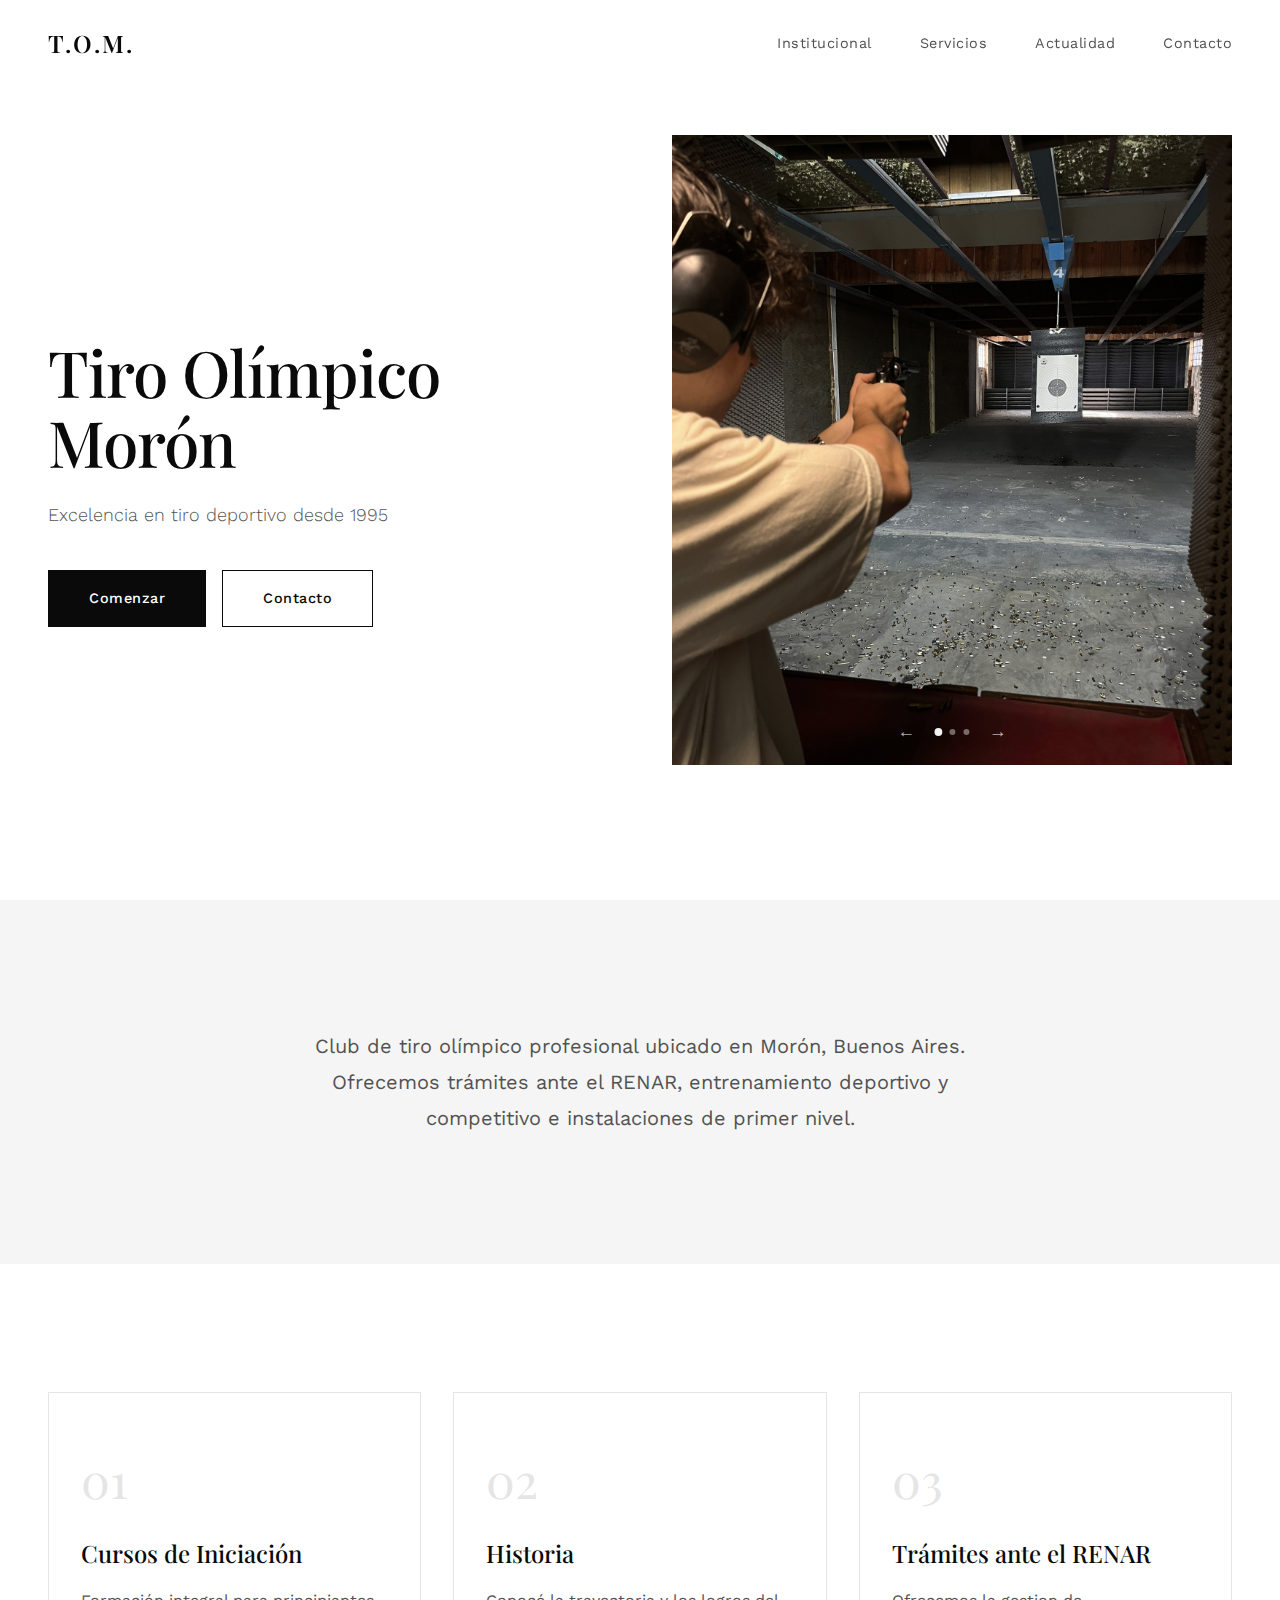
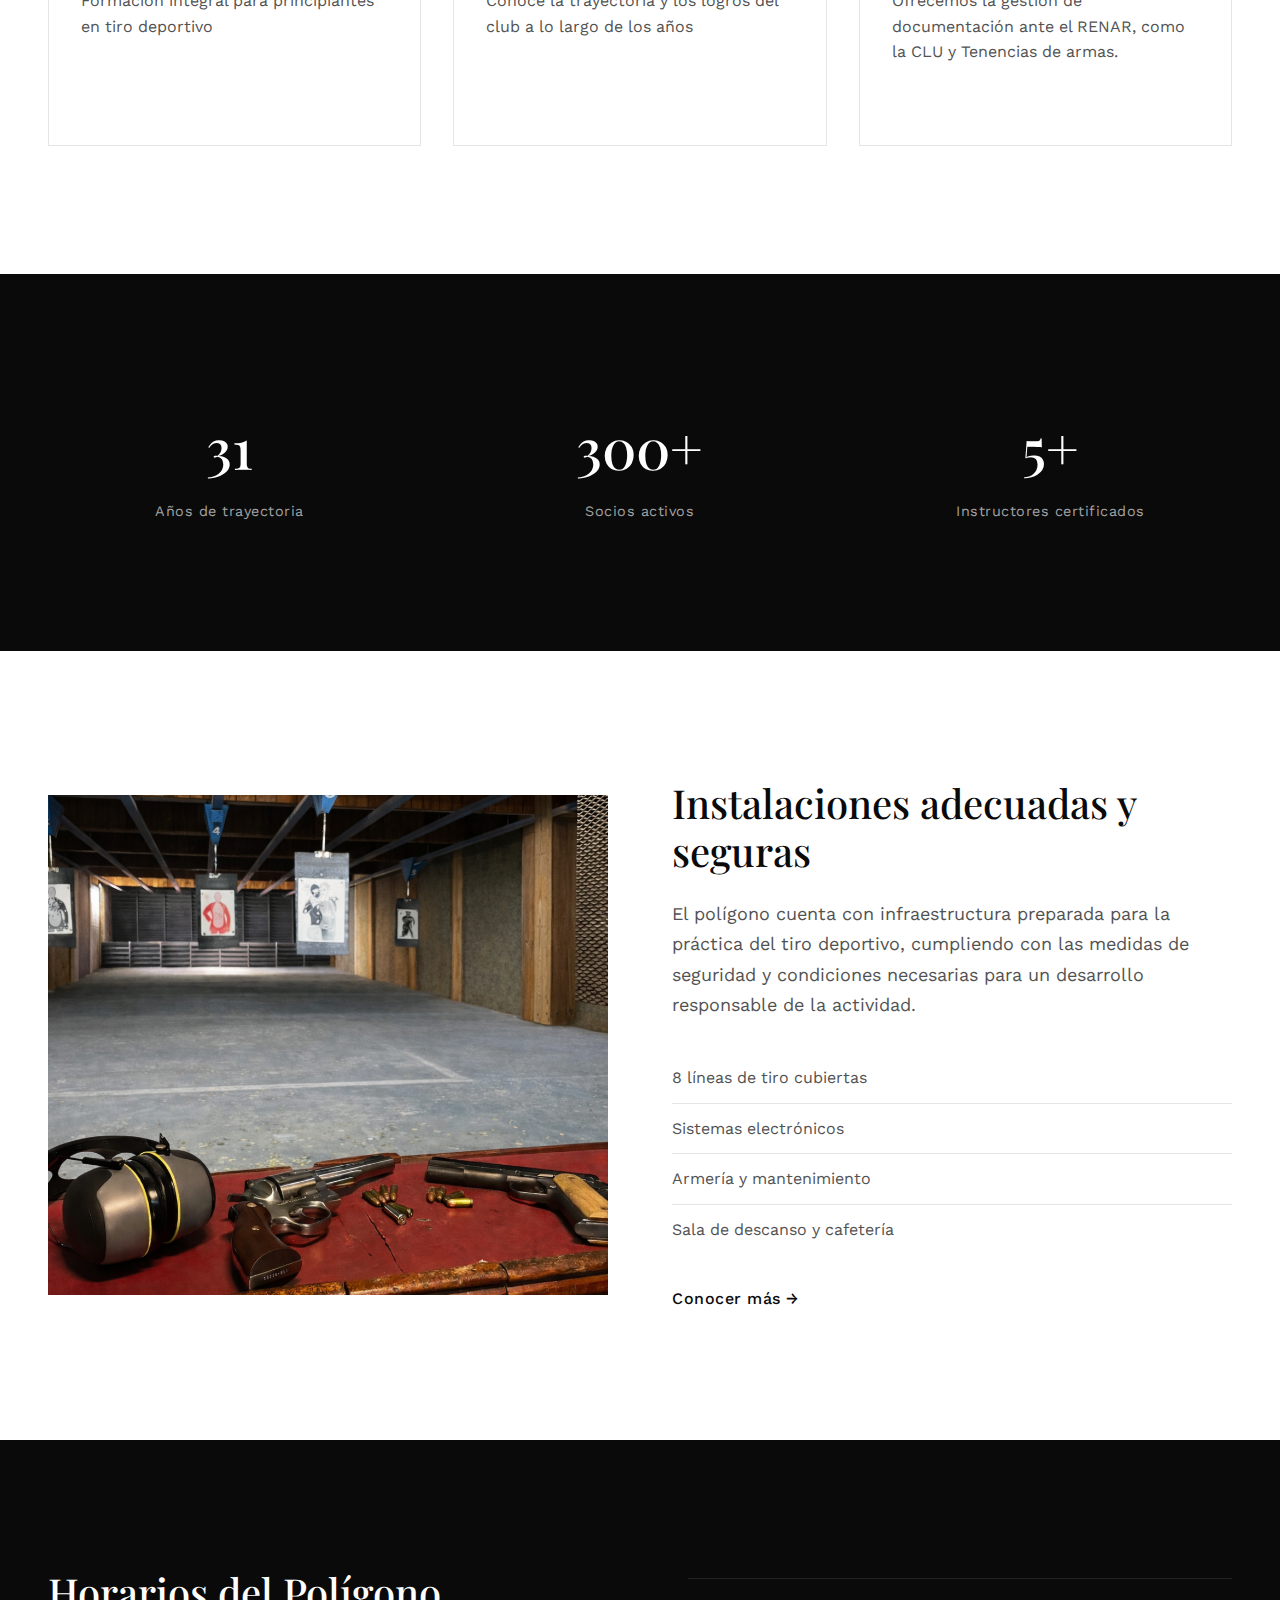
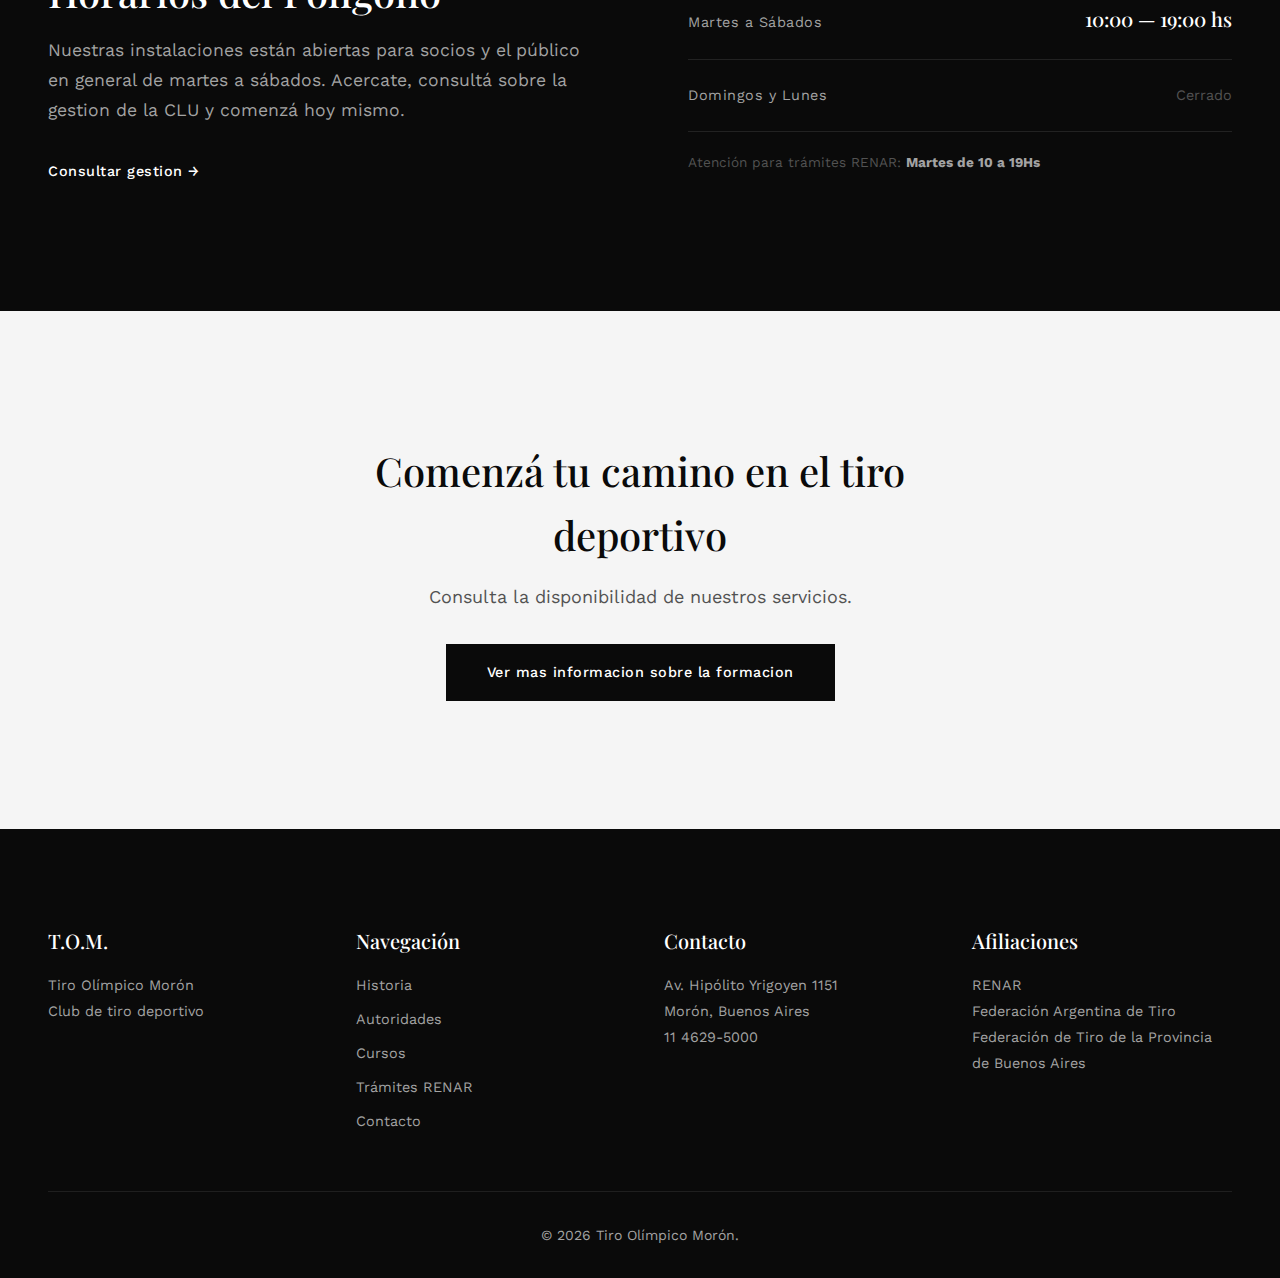
<file: tiromoron/index.html>
<!DOCTYPE html>
<html lang="es">
<head>
    <meta charset="UTF-8">
    <meta name="viewport" content="width=device-width, initial-scale=1.0, viewport-fit=cover">
    <meta http-equiv="X-UA-Compatible" content="IE=edge">

    <!-- SEO Principal -->
    <title>Tiro Olímpico Morón | Club de Tiro Deportivo – T.O.M.</title>
    <meta name="description" content="Tiro Olímpico Morón (T.O.M.) – Club de tiro deportivo en Morón, Buenos Aires. Cursos de iniciación, trámites ante el RENAR, polígono homologado e instructores certificados. ¡Inscribite hoy!">
    <meta name="keywords" content="tiro olímpico Morón, club de tiro Morón, polígono de tiro Morón, poligono de tiro, tiro practico, curso de tiro Buenos Aires, tiro deportivo GBA, RENAR, renar, trámites RENAR Morón, habilitación RENAR Buenos Aires, TOM Morón tiro">
    <meta name="author" content="Tiro Olímpico Morón">
    <meta name="robots" content="index, follow, max-image-preview:large, max-snippet:-1, max-video-preview:-1">
    <link rel="canonical" href="https://www.tiromoron.com.ar/">

    <!-- Open Graph -->
    <meta property="og:type" content="website">
    <meta property="og:url" content="https://www.tiromoron.com.ar/">
    <meta property="og:title" content="Tiro Olímpico Morón | Club de Tiro Deportivo en Buenos Aires">
    <meta property="og:description" content="Club profesional de tiro deportivo en Morón, Buenos Aires. Cursos, trámites ante el RENAR, polígono homologado e instructores certificados.">
    <meta property="og:image" content="https://www.tiromoron.com.ar/og-image.jpg">
    <meta property="og:locale" content="es_AR">
    <meta property="og:site_name" content="Tiro Olímpico Morón">

    <!-- Twitter Card -->
    <meta name="twitter:card" content="summary_large_image">
    <meta name="twitter:title" content="Tiro Olímpico Morón | Club de Tiro Deportivo">
    <meta name="twitter:description" content="Club profesional de tiro deportivo en Morón, Buenos Aires. Cursos, trámites ante el RENAR e instalaciones de primer nivel.">
    <meta name="twitter:image" content="https://www.tiromoron.com.ar/og-image.jpg">

    <!-- Schema.org JSON-LD -->
    <script type="application/ld+json">
    {
      "@context": "https://schema.org",
      "@type": ["SportsClub", "LocalBusiness"],
      "name": "Tiro Olímpico Morón",
      "alternateName": "T.O.M.",
      "description": "Club de tiro deportivo profesional en Morón, Buenos Aires. Cursos de iniciación, trámites ante el RENAR.",
      "url": "https://www.tiromoron.com.ar",
      "telephone": "+54-11-4629-5000",
      "address": {
        "@type": "PostalAddress",
        "streetAddress": "Av. Hipólito Yrigoyen 1151",
        "addressLocality": "Morón",
        "addressRegion": "Buenos Aires",
        "addressCountry": "AR"
      },
      "geo": {
        "@type": "GeoCoordinates",
        "latitude": -34.6537,
        "longitude": -58.6179
      },
      "openingHours": "Mo-Sa 09:00-20:00",
      "sport": "Tiro Deportivo",
      "memberOf": [
        { "@type": "SportsOrganization", "name": "Federación Argentina de Tiro" },
        { "@type": "SportsOrganization", "name": "RENAR" }
      ]
    }
    </script>

    <link rel="preconnect" href="https://fonts.googleapis.com">
    <link rel="preconnect" href="https://fonts.gstatic.com" crossorigin>
    <link href="https://fonts.googleapis.com/css2?family=Playfair+Display:wght@400;500;600;700&family=Work+Sans:wght@300;400;500;600&display=swap" rel="stylesheet">
    <link rel="stylesheet" href="styles.css">
</head>
<body>

    <!-- Navbar -->
    <nav id="navbar" class="navbar" role="navigation" aria-label="Menú principal">
        <div class="navbar-container">
            <a href="index.html" class="navbar-brand" aria-label="Tiro Olímpico Morón – Inicio">T.O.M.</a>
            <button class="menu-toggle" id="menuToggle" aria-label="Abrir menú" aria-expanded="false">
                <span></span>
                <span></span>
            </button>
            <ul class="nav-menu" id="navMenu">
                <li class="nav-item has-submenu">
                    <a href="#" class="nav-link">Institucional</a>
                    <ul class="submenu">
                        <li><a href="historia.html">Historia</a></li>
                        <li><a href="autoridades.html">Autoridades</a></li>
                        <li><a href="convenios.html">Convenios</a></li>
                    </ul>
                </li>
                <li class="nav-item has-submenu">
                    <a href="#" class="nav-link">Servicios</a>
                    <ul class="submenu">
                        <li><a href="cursos.html">Cursos de Iniciación</a></li>
                        <li><a href="tramites-renar.html">Gestion ante RENAR</a></li>
                    </ul>
                </li>
                <li class="nav-item has-submenu">
                    <a href="actualidad.html" class="nav-link">Actualidad</a>
                </li>
                <li class="nav-item">
                    <a href="contacto.html" class="nav-link">Contacto</a>
                </li>
            </ul>
        </div>
    </nav>

    <!-- Hero -->
    <section class="hero">
        <div class="hero-content">
            <h1 class="hero-title">Tiro Olímpico Morón</h1>
            <p class="hero-subtitle">Excelencia en tiro deportivo desde 1995</p>
            <div class="hero-cta">
                <a href="cursos.html" class="btn-primary">Comenzar</a>
                <a href="contacto.html" class="btn-secondary">Contacto</a>
            </div>
        </div>
        <div class="hero-image">
            <div class="hero-slideshow" id="heroSlideshow">
                <div class="slide active">
                    <img src="assets/IMG_3449.JPEG"
                         alt="Polígono de tiro deportivo Tiro Olímpico Morón"
                         loading="eager" fetchpriority="high">
                </div>
                <div class="slide">
                    <img src="assets/IMG_3482.JPEG"
                         alt="Instalaciones Tiro Olímpico Morón"
                         loading="lazy">
                </div>
                <div class="slide">
                    <img src="assets/IMG_3458.JPEG"
                         alt="Club de tiro Morón"
                         loading="lazy">
                </div>
            </div>
            <div class="slideshow-controls">
                <button class="slide-prev" id="slidePrev" aria-label="Foto anterior">&#8592;</button>
                <div class="slide-dots" id="slideDots">
                    <button class="dot active" aria-label="Foto 1"></button>
                    <button class="dot" aria-label="Foto 2"></button>
                    <button class="dot" aria-label="Foto 3"></button>
                </div>
                <button class="slide-next" id="slideNext" aria-label="Foto siguiente">&#8594;</button>
            </div>
        </div>
    </section>

    <!-- Intro -->
    <section class="intro">
        <div class="container-narrow">
            <p class="intro-text">Club de tiro olímpico profesional ubicado en Morón, Buenos Aires. Ofrecemos trámites ante el RENAR, entrenamiento deportivo y competitivo e instalaciones de primer nivel.</p>
        </div>
    </section>

    <!-- Services Grid -->
    <section class="services-home">
        <div class="container">
            <div class="services-grid">
                <a href="cursos.html" class="service-card">
                    <div class="service-number">01</div>
                    <h3>Cursos de Iniciación</h3>
                    <p>Formación integral para principiantes en tiro deportivo</p>
                    <span class="service-arrow">→</span>
                </a>
                <a href="historia.html" class="service-card">
                    <div class="service-number">02</div>
                    <h3>Historia</h3>
                    <p>Conocé la trayectoria y los logros del club a lo largo de los años</p>
                    <span class="service-arrow">→</span>
                </a>
                <a href="tramites-renar.html" class="service-card">
                    <div class="service-number">03</div>
                    <h3>Trámites ante el RENAR</h3>
                    <p>Ofrecemos la gestion de documentación ante el RENAR, como la CLU y Tenencias de armas.</p>
                    <span class="service-arrow">→</span>
                </a>
            </div>
        </div>
    </section>

    <!-- Stats -->
    <section class="stats">
        <div class="container">
            <div class="stats-grid stats-grid-3">
                <div class="stat-item">
                    <div class="stat-number">31</div>
                    <div class="stat-label">Años de trayectoria</div>
                </div>
                <div class="stat-item">
                    <div class="stat-number">300+</div>
                    <div class="stat-label">Socios activos</div>
                </div>
                <div class="stat-item">
                    <div class="stat-number">5+</div>
                    <div class="stat-label">Instructores certificados</div>
                </div>
            </div>
        </div>
    </section>

    <!-- Featured -->
    <section class="featured">
        <div class="container">
            <div class="featured-content">
                <div class="featured-image">
                    <img src="assets/foto1.png"
                         alt="Instalaciones del polígono de tiro Tiro Olímpico Morón" loading="lazy">
                </div>
                <div class="featured-text">
                    <h2>Instalaciones adecuadas y seguras</h2>
                    <p>El polígono cuenta con infraestructura preparada para la práctica del tiro deportivo, cumpliendo con las medidas de seguridad y condiciones necesarias para un desarrollo responsable de la actividad.</p>
                    <ul class="feature-list">
                        <li>8 líneas de tiro cubiertas</li>
                        <li>Sistemas electrónicos</li>
                        <li>Armería y mantenimiento</li>
                        <li>Sala de descanso y cafetería</li>
                    </ul>
                    <a href="historia.html" class="link-arrow">Conocer más →</a>
                </div>
            </div>
        </div>
    </section>

    <!-- Horarios -->
    <section class="horarios-section">
        <div class="container">
            <div class="horarios-content">
                <div class="horarios-text">
                    <h2>Horarios del Polígono</h2>
                    <p>Nuestras instalaciones están abiertas para socios y el público en general de martes a sábados. Acercate, consultá sobre la gestion de la CLU y comenzá hoy mismo.</p>
                    <a href="contacto.html" class="link-arrow">Consultar gestion →</a>
                </div>
                <div class="horarios-dias">
                    <div class="dia-item">
                        <span class="dia-nombre">Martes a Sábados</span>
                        <span class="dia-hora">10:00 — 19:00 hs</span>
                    </div>
                    <div class="dia-item dia-cerrado">
                        <span class="dia-nombre">Domingos y Lunes</span>
                        <span class="dia-hora">Cerrado</span>
                    </div>
                    <div class="horarios-nota">
                        <p>Atención para trámites RENAR: <strong>Martes de 10 a 19Hs</strong></p>
                    </div>
                </div>
            </div>
        </div>
    </section>

    <!-- CTA -->
    <section class="cta-section">
        <div class="container-narrow">
            <h2>Comenzá tu camino en el tiro deportivo</h2>
            <p>Consulta la disponibilidad de nuestros servicios.</p>
            <a href="cursos.html" class="btn-primary">Ver mas informacion sobre la formacion</a>
        </div>
    </section>

    <!-- Footer -->
    <footer class="footer">
        <div class="container">
            <div class="footer-grid">
                <div class="footer-col">
                    <h4>T.O.M.</h4>
                    <p>Tiro Olímpico Morón<br>Club de tiro deportivo</p>
                </div>
                <div class="footer-col">
                    <h4>Navegación</h4>
                    <ul>
                        <li><a href="historia.html">Historia</a></li>
                        <li><a href="autoridades.html">Autoridades</a></li>
                        <li><a href="cursos.html">Cursos</a></li>
                        <li><a href="tramites-renar.html">Trámites RENAR</a></li>
                        <li><a href="contacto.html">Contacto</a></li>
                    </ul>
                </div>
                <div class="footer-col">
                    <h4>Contacto</h4>
                    <p>Av. Hipólito Yrigoyen 1151<br>Morón, Buenos Aires<br>11 4629-5000</p>
                </div>
                <div class="footer-col">
                    <h4>Afiliaciones</h4>
                    <p>RENAR<br>Federación Argentina de Tiro<br>Federación de Tiro de la Provincia de Buenos Aires</p>
                </div>
            </div>
            <div class="footer-bottom">
                <p>&copy; 2026 Tiro Olímpico Morón.</p>
            </div>
        </div>
    </footer>

    <script src="scripts.js" defer></script>
</body>
</html>
</file>
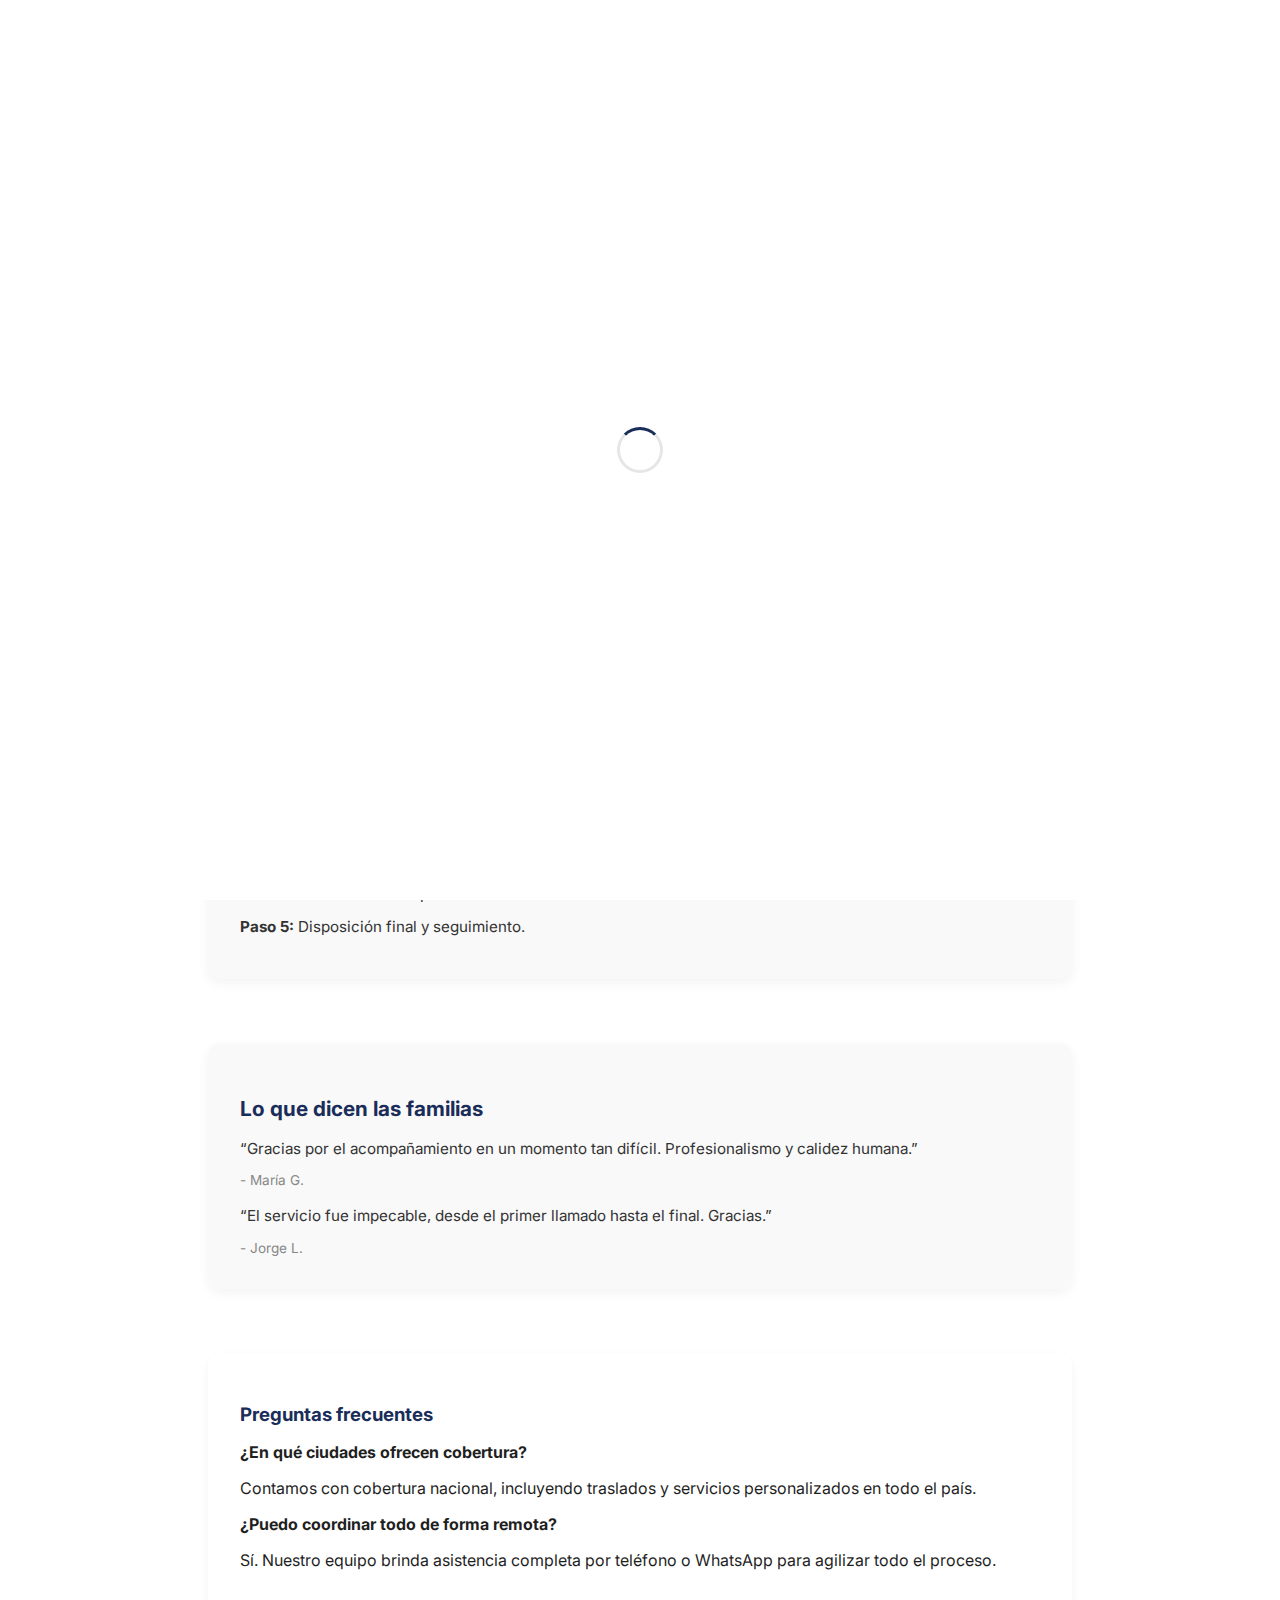
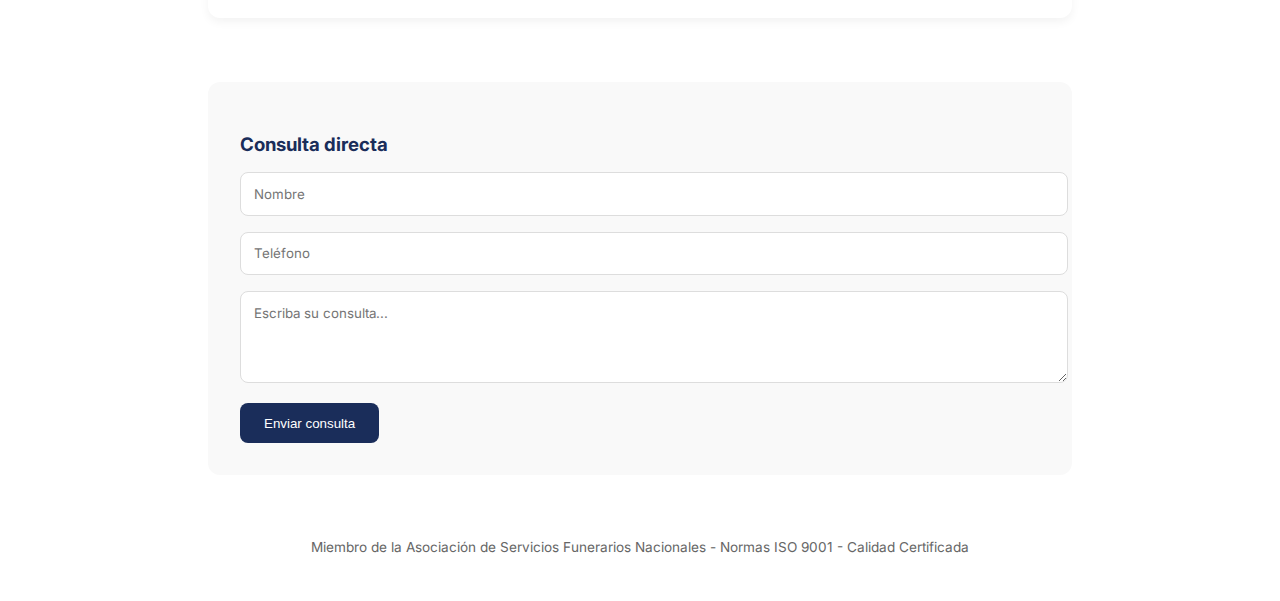
<file: añadir.html>
<!DOCTYPE html>
<html lang="es">
<head>
  <meta charset="UTF-8" />
  <meta name="viewport" content="width=device-width, initial-scale=1.0" />
  <meta name="description" content="Casa Racco ofrece servicios funerarios integrales con atención permanente y cobertura nacional. Profesionales al servicio de las familias, 24hs." />
  <title>Casa Racco</title>
  <link href="https://fonts.googleapis.com/css2?family=Inter:wght@400;600&display=swap" rel="stylesheet">
  <style>
    :root {
      --primary-color: #1a2d5a;
    }

    body {
      margin: 0;
      font-family: 'Inter', sans-serif;
      background-color: #fff;
      color: #1f1f1f;
    }

    .container {
      max-width: 1100px;
      margin: 0 auto;
      padding: 2rem;
    }

    .hero h1 {
      font-size: 3.2rem;
      text-decoration: underline;
      text-underline-offset: 10px;
      margin-bottom: 1rem;
      color: white;
      letter-spacing: 1px;
      text-shadow: 0 1px 4px rgba(0, 0, 0, 0.4);
      text-decoration-skip-ink: none;
    }

    .nationwide {
      background-color: var(--primary-color);
      color: white;
      padding: 2rem;
      border-radius: 12px;
      margin-top: 4rem;
      box-shadow: 0 6px 16px rgba(0, 0, 0, 0.08);
      max-width: 900px;
      margin-left: auto;
      margin-right: auto;
    }

    .nationwide h3 {
      font-size: 1.3rem;
      font-weight: 600;
      margin-bottom: 1rem;
      color: white;
    }

    .nationwide p {
      font-size: 1rem;
      line-height: 1.7;
      margin: 0;
      color: #f0f0f0;
    }

    .testimonials, .differentials, .timeline {
      max-width: 800px;
      margin: 4rem auto;
      padding: 2rem;
      background: #f9f9f9;
      border-radius: 12px;
      box-shadow: 0 4px 12px rgba(0,0,0,0.05);
      text-align: left;
    }

    .testimonials h3, .differentials h3, .timeline h3 {
      font-size: 1.3rem;
      color: var(--primary-color);
      margin-bottom: 1rem;
    }

    .testimonial-card p, .differential-item, .timeline-step {
      font-size: 0.95rem;
      line-height: 1.6;
      margin-bottom: 0.5rem;
      color: #333;
    }

    .testimonial-card span {
      font-size: 0.85rem;
      color: #888;
    }

    .faq {
      max-width: 800px;
      margin: 3rem auto;
      padding: 2rem;
      border-radius: 12px;
      background: #ffffff;
      box-shadow: 0 4px 10px rgba(0,0,0,0.05);
    }

    .faq h3 {
      color: var(--primary-color);
      margin-bottom: 1rem;
    }

    .faq-item {
      margin-bottom: 1rem;
    }

    .faq-item strong {
      display: block;
      margin-bottom: 0.4rem;
    }

    .contact-form {
      max-width: 800px;
      margin: 4rem auto;
      padding: 2rem;
      background: #f9f9f9;
      border-radius: 12px;
    }

    .contact-form h3 {
      color: var(--primary-color);
      margin-bottom: 1rem;
    }

    .contact-form input,
    .contact-form textarea {
      width: 100%;
      padding: 0.8rem;
      margin-bottom: 1rem;
      border: 1px solid #ddd;
      border-radius: 8px;
      font-family: inherit;
    }

    .contact-form button {
      background: var(--primary-color);
      color: white;
      border: none;
      padding: 0.8rem 1.5rem;
      border-radius: 8px;
      cursor: pointer;
    }

    .certifications {
      text-align: center;
      font-size: 0.85rem;
      color: #666;
      margin-top: 4rem;
    }

    /* Pantalla de carga */
    #loader {
      position: fixed;
      inset: 0;
      background-color: #fff;
      display: flex;
      justify-content: center;
      align-items: center;
      z-index: 9999;
      transition: opacity 0.6s ease;
    }

    .loader-ring {
      width: 40px;
      height: 40px;
      border: 3px solid #e6e6e6;
      border-top-color: var(--primary-color);
      border-radius: 50%;
      animation: spin 1.2s cubic-bezier(0.65, 0, 0.35, 1) infinite;
    }

    @keyframes spin {
      0% { transform: rotate(0deg); opacity: 0.7; }
      50% { opacity: 1; }
      100% { transform: rotate(360deg); opacity: 0.7; }
    }
  </style>
</head>
<body>
  <div id="loader">
    <div class="loader-ring"></div>
  </div>

  <div class="container">
    <section class="nationwide">
      <h3>Cobertura Nacional</h3>
      <p>Brindamos servicios funerarios integrales en todo el territorio nacional, acompañando a las familias con respeto y profesionalismo en cada etapa del proceso.</p>
    </section>

    <section class="differentials">
      <h3>¿Por qué elegirnos?</h3>
      <div class="differential-item">✓ Atención personalizada con asesoramiento humano</div>
      <div class="differential-item">✓ Cobertura nacional, traslados y repatriación</div>
      <div class="differential-item">✓ Instalaciones modernas y confortables</div>
      <div class="differential-item">✓ Ceremonias personalizadas</div>
      <div class="differential-item">✓ Más de 40 años de experiencia</div>
    </section>

    <section class="timeline">
      <h3>¿Cómo es el proceso?</h3>
      <div class="timeline-step"><strong>Paso 1:</strong> Primer contacto telefónico (24hs).</div>
      <div class="timeline-step"><strong>Paso 2:</strong> Documentación y asesoramiento.</div>
      <div class="timeline-step"><strong>Paso 3:</strong> Traslado y preparación.</div>
      <div class="timeline-step"><strong>Paso 4:</strong> Ceremonia o despedida.</div>
      <div class="timeline-step"><strong>Paso 5:</strong> Disposición final y seguimiento.</div>
    </section>

    <section class="testimonials">
      <h3>Lo que dicen las familias</h3>
      <div class="testimonial-card">
        <p>“Gracias por el acompañamiento en un momento tan difícil. Profesionalismo y calidez humana.”</p>
        <span>- María G.</span>
      </div>
      <div class="testimonial-card">
        <p>“El servicio fue impecable, desde el primer llamado hasta el final. Gracias.”</p>
        <span>- Jorge L.</span>
      </div>
    </section>

    <section class="faq">
      <h3>Preguntas frecuentes</h3>
      <div class="faq-item">
        <strong>¿En qué ciudades ofrecen cobertura?</strong>
        <p>Contamos con cobertura nacional, incluyendo traslados y servicios personalizados en todo el país.</p>
      </div>
      <div class="faq-item">
        <strong>¿Puedo coordinar todo de forma remota?</strong>
        <p>Sí. Nuestro equipo brinda asistencia completa por teléfono o WhatsApp para agilizar todo el proceso.</p>
      </div>
    </section>

    <section class="contact-form">
      <h3>Consulta directa</h3>
      <form action="mailto:info@casaracco.com" method="post" enctype="text/plain">
        <input type="text" name="nombre" placeholder="Nombre" required />
        <input type="tel" name="telefono" placeholder="Teléfono" required />
        <textarea name="consulta" rows="4" placeholder="Escriba su consulta..." required></textarea>
        <button type="submit">Enviar consulta</button>
      </form>
    </section>

    <footer class="certifications">
      <p>Miembro de la Asociación de Servicios Funerarios Nacionales - Normas ISO 9001 - Calidad Certificada</p>
    </footer>
  </div>

  <script>
    window.addEventListener('load', () => {
      const loader = document.getElementById('loader');
      setTimeout(() => {
        loader.style.opacity = '0';
        setTimeout(() => loader.remove(), 600);
      }, 1000); // 1 segundo
    });
  </script>
</body>
</html>
</file>
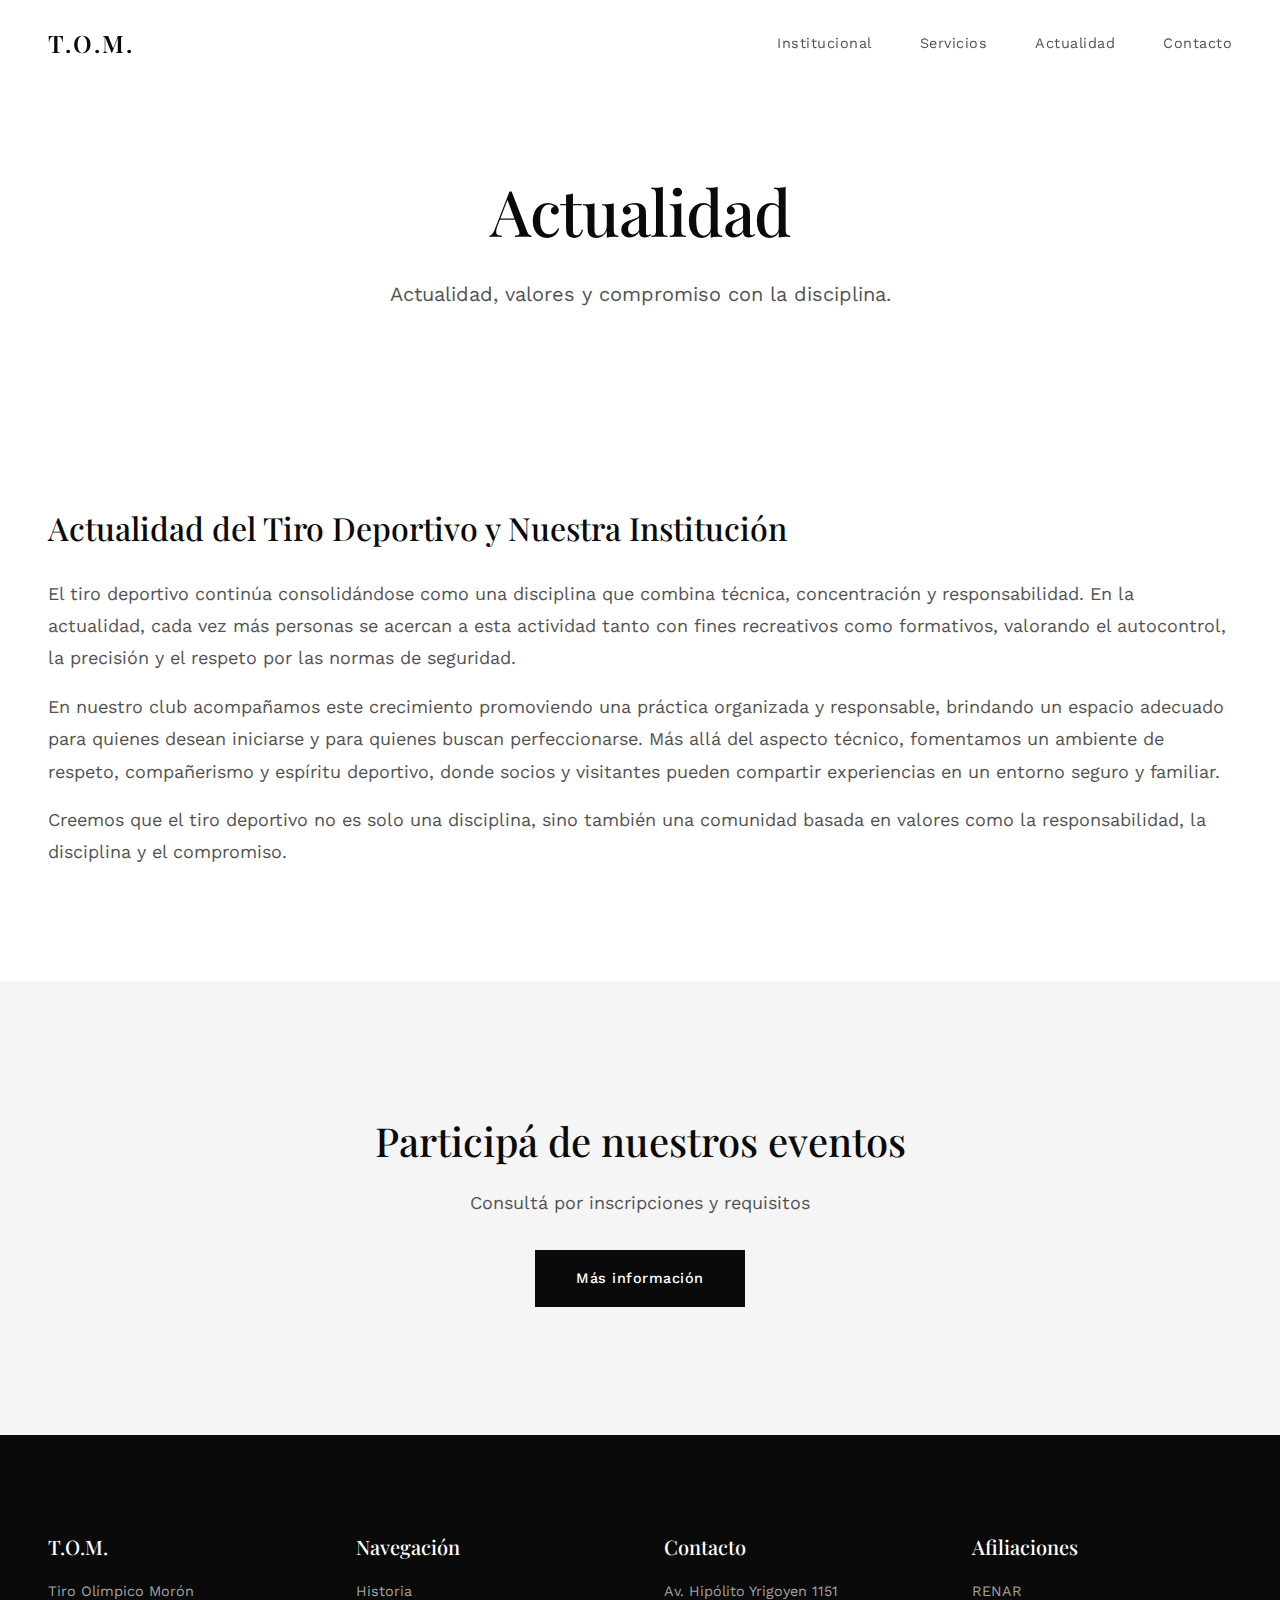
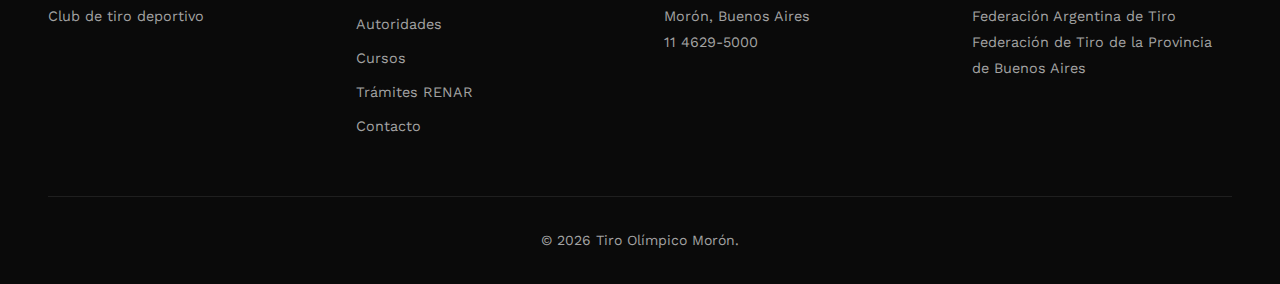
<file: tiromoron/actualidad.html>
<!DOCTYPE html>
<html lang="es">
<head>
    <meta charset="UTF-8">
    <meta name="viewport" content="width=device-width, initial-scale=1.0, viewport-fit=cover">
    <meta http-equiv="X-UA-Compatible" content="IE=edge">

    <!-- SEO Principal -->
    <title>Eventos y Torneos de Tiro en Morón | Tiro Olímpico Morón</title>
    <meta name="description" content="Agenda oficial de eventos, torneos y competencias del Tiro Olímpico Morón en Buenos Aires. Participá en actividades deportivas y mantenete al día con el calendario del club.">
    <meta name="keywords" content="eventos tiro Morón, torneos tiro deportivo Buenos Aires, competencias tiro GBA, calendario tiro Morón, campeonato tiro zona oeste">
    <meta name="author" content="Tiro Olímpico Morón">
    <meta name="robots" content="index, follow, max-image-preview:large, max-snippet:-1, max-video-preview:-1">
    <link rel="canonical" href="https://www.tiromoron.com.ar/eventos">

    <!-- Open Graph -->
    <meta property="og:type" content="website">
    <meta property="og:url" content="https://www.tiromoron.com.ar/eventos">
    <meta property="og:title" content="Eventos y Torneos | Tiro Olímpico Morón">
    <meta property="og:description" content="Consultá la agenda oficial de competencias y torneos del Tiro Olímpico Morón en Buenos Aires.">
    <meta property="og:image" content="https://www.tiromoron.com.ar/og-eventos.jpg">
    <meta property="og:locale" content="es_AR">
    <meta property="og:site_name" content="Tiro Olímpico Morón">

    <!-- Twitter Card -->
    <meta name="twitter:card" content="summary_large_image">
    <meta name="twitter:title" content="Eventos y Torneos de Tiro en Morón">
    <meta name="twitter:description" content="Calendario actualizado de competencias y actividades deportivas del T.O.M.">
    <meta name="twitter:image" content="https://www.tiromoron.com.ar/og-eventos.jpg">

    <!-- Schema.org JSON-LD -->
    <script type="application/ld+json">
    {
      "@context": "https://schema.org",
      "@type": "SportsEvent",
      "name": "Eventos y Torneos del Tiro Olímpico Morón",
      "description": "Competencias y torneos organizados por el Tiro Olímpico Morón en Buenos Aires.",
      "organizer": {
        "@type": "SportsClub",
        "name": "Tiro Olímpico Morón",
        "alternateName": "T.O.M.",
        "address": {
          "@type": "PostalAddress",
          "addressLocality": "Morón",
          "addressRegion": "Buenos Aires",
          "addressCountry": "AR"
        }
      },
      "location": {
        "@type": "Place",
        "name": "Tiro Olímpico Morón",
        "address": {
          "@type": "PostalAddress",
          "addressLocality": "Morón",
          "addressRegion": "Buenos Aires",
          "addressCountry": "AR"
        }
      },
      "eventStatus": "https://schema.org/EventScheduled",
      "sport": "Tiro Deportivo",
      "url": "https://www.tiromoron.com.ar/eventos"
    }
    </script>

    <!-- Performance -->
    <link rel="preconnect" href="https://fonts.googleapis.com">
    <link rel="preconnect" href="https://fonts.gstatic.com" crossorigin>

    <!-- Fonts -->
    <link href="https://fonts.googleapis.com/css2?family=Playfair+Display:wght@400;500;600;700&family=Work+Sans:wght@300;400;500;600&display=swap" rel="stylesheet">

    <!-- CSS -->
    <link rel="stylesheet" href="styles.css">
</head>
<body>

    <!-- Navbar -->
    <nav id="navbar" class="navbar" role="navigation" aria-label="Menú principal">
        <div class="navbar-container">
            <a href="index.html" class="navbar-brand" aria-label="Tiro Olímpico Morón – Inicio">T.O.M.</a>
            <button class="menu-toggle" id="menuToggle" aria-label="Abrir menú" aria-expanded="false">
                <span></span>
                <span></span>
            </button>
            <ul class="nav-menu" id="navMenu">
                <li class="nav-item has-submenu">
                    <a href="#" class="nav-link">Institucional</a>
                    <ul class="submenu">
                        <li><a href="historia.html">Historia</a></li>
                        <li><a href="autoridades.html">Autoridades</a></li>
                        <li><a href="convenios.html">Convenios</a></li>
                    </ul>
                </li>
                <li class="nav-item has-submenu">
                    <a href="#" class="nav-link">Servicios</a>
                    <ul class="submenu">
                        <li><a href="cursos.html">Cursos de Iniciación</a></li>
                        <li><a href="tramites-renar.html">Gestion ante RENAR</a></li>
                    </ul>
                </li>
                <li class="nav-item has-submenu">
                    <a href="actualidad.html" class="nav-link">Actualidad</a>
                </li>
                <li class="nav-item">
                    <a href="contacto.html" class="nav-link">Contacto</a>
                </li>
            </ul>
        </div>
    </nav>

    <header class="page-header">
        <div class="container-narrow">
            <h1 class="page-title">Actualidad</h1>
            <p class="page-subtitle">Actualidad, valores y compromiso con la disciplina.</p>
        </div>
    </header>

    <section class="content-section">
        <div class="container">
            <div class="content-grid">
                <div class="content-block">
                    <h2>Actualidad del Tiro Deportivo y Nuestra Institución</h2>
                    <p>El tiro deportivo continúa consolidándose como una disciplina que combina técnica, concentración y responsabilidad. En la actualidad, cada vez más personas se acercan a esta actividad tanto con fines recreativos como formativos, valorando el autocontrol, la precisión y el respeto por las normas de seguridad.</p>
                    <p>En nuestro club acompañamos este crecimiento promoviendo una práctica organizada y responsable, brindando un espacio adecuado para quienes desean iniciarse y para quienes buscan perfeccionarse. Más allá del aspecto técnico, fomentamos un ambiente de respeto, compañerismo y espíritu deportivo, donde socios y visitantes pueden compartir experiencias en un entorno seguro y familiar.</p>
                    <p>Creemos que el tiro deportivo no es solo una disciplina, sino también una comunidad basada en valores como la responsabilidad, la disciplina y el compromiso.</p>
                </div>
            </div>
        </div>
    </section>

    <section class="cta-section">
        <div class="container-narrow">
            <h2>Participá de nuestros eventos</h2>
            <p>Consultá por inscripciones y requisitos</p>
            <a href="contacto.html" class="btn-primary">Más información</a>
        </div>
    </section>

<!-- Footer -->
    <footer class="footer">
        <div class="container">
            <div class="footer-grid">
                <div class="footer-col">
                    <h4>T.O.M.</h4>
                    <p>Tiro Olímpico Morón<br>Club de tiro deportivo</p>
                </div>
                <div class="footer-col">
                    <h4>Navegación</h4>
                    <ul>
                        <li><a href="historia.html">Historia</a></li>
                        <li><a href="autoridades.html">Autoridades</a></li>
                        <li><a href="cursos.html">Cursos</a></li>
                        <li><a href="tramites-renar.html">Trámites RENAR</a></li>
                        <li><a href="contacto.html">Contacto</a></li>
                    </ul>
                </div>
                <div class="footer-col">
                    <h4>Contacto</h4>
                    <p>Av. Hipólito Yrigoyen 1151<br>Morón, Buenos Aires<br>11 4629-5000</p>
                </div>
                <div class="footer-col">
                    <h4>Afiliaciones</h4>
                    <p>RENAR<br>Federación Argentina de Tiro<br>Federación de Tiro de la Provincia de Buenos Aires</p>
                </div>
            </div>
            <div class="footer-bottom">
                <p>&copy; 2026 Tiro Olímpico Morón.</p>
            </div>
        </div>
    </footer>

    <script src="scripts.js"></script>
</body>
</html>
</file>
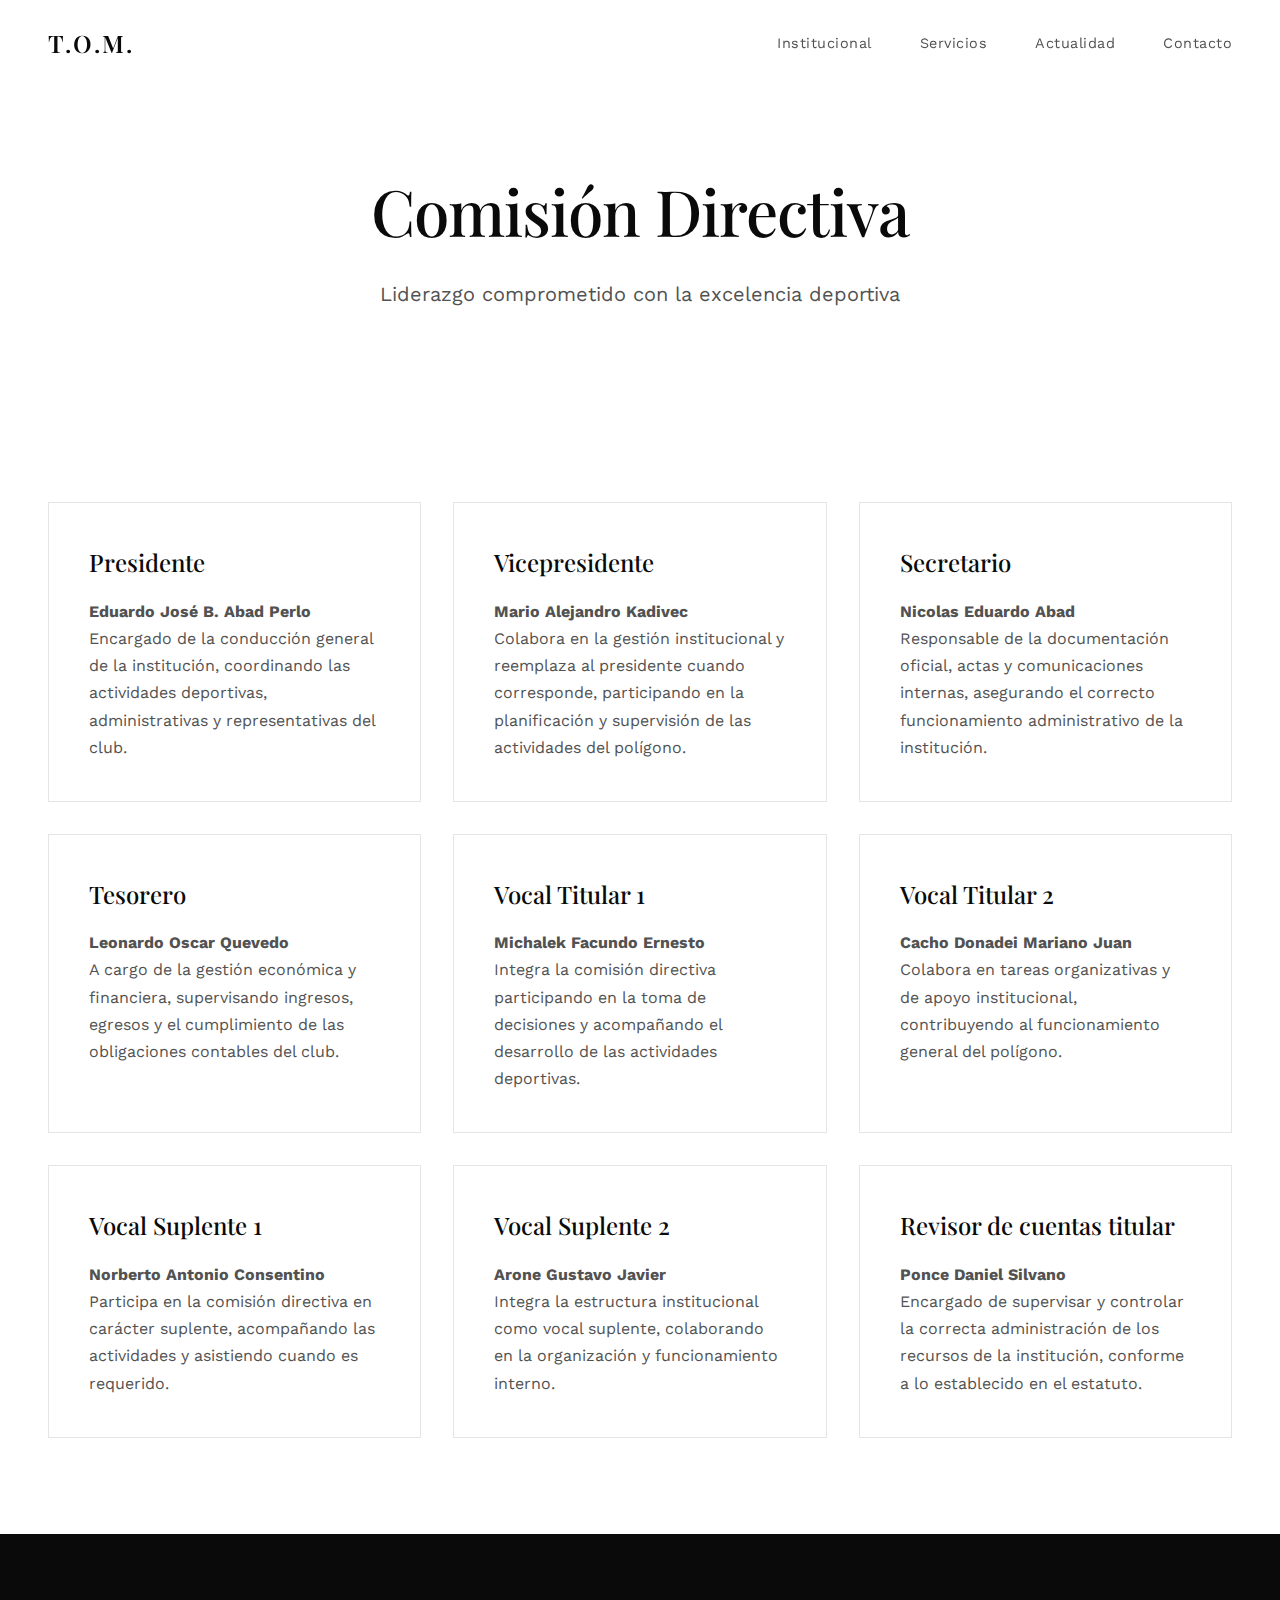
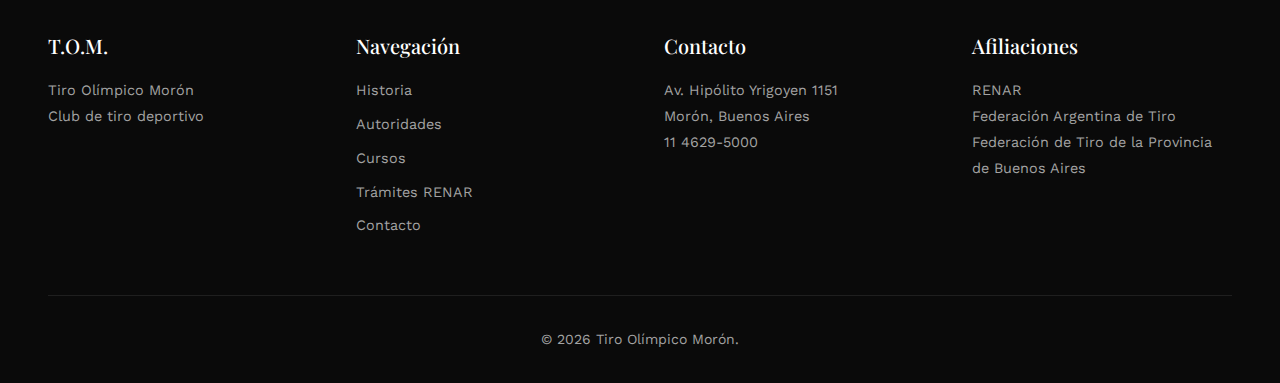
<file: tiromoron/autoridades.html>
<!DOCTYPE html>
<html lang="es">
<head>
    <meta charset="UTF-8">
    <meta name="viewport" content="width=device-width, initial-scale=1.0, viewport-fit=cover">
    <meta http-equiv="X-UA-Compatible" content="IE=edge">

    <!-- SEO Principal -->
    <title>Autoridades del Tiro Olímpico Morón | Comisión Directiva T.O.M.</title>
    <meta name="description" content="Conocé las autoridades y comisión directiva del Tiro Olímpico Morón (T.O.M.), institución referente del tiro deportivo en Morón, Buenos Aires. Transparencia, compromiso y trayectoria institucional.">
    <meta name="keywords" content="autoridades Tiro Olímpico Morón, comisión directiva TOM, dirigentes club tiro Morón, institución tiro deportivo Buenos Aires, autoridades polígono Morón">
    <meta name="author" content="Tiro Olímpico Morón">
    <meta name="robots" content="index, follow, max-image-preview:large, max-snippet:-1, max-video-preview:-1">
    <link rel="canonical" href="https://www.tiromoron.com.ar/autoridades">

    <!-- Open Graph -->
    <meta property="og:type" content="profile">
    <meta property="og:url" content="https://www.tiromoron.com.ar/autoridades">
    <meta property="og:title" content="Autoridades | Tiro Olímpico Morón – Comisión Directiva">
    <meta property="og:description" content="Conocé la comisión directiva y autoridades del Tiro Olímpico Morón, institución con más de 30 años de trayectoria en el tiro deportivo.">
    <meta property="og:image" content="https://www.tiromoron.com.ar/og-autoridades.jpg">
    <meta property="og:locale" content="es_AR">
    <meta property="og:site_name" content="Tiro Olímpico Morón">

    <!-- Twitter Card -->
    <meta name="twitter:card" content="summary_large_image">
    <meta name="twitter:title" content="Autoridades del Tiro Olímpico Morón">
    <meta name="twitter:description" content="Comisión Directiva y autoridades del T.O.M., club de tiro deportivo en Morón, Buenos Aires.">
    <meta name="twitter:image" content="https://www.tiromoron.com.ar/og-autoridades.jpg">

    <!-- Schema.org JSON-LD -->
    <script type="application/ld+json">
    {
      "@context": "https://schema.org",
      "@type": "AboutPage",
      "name": "Autoridades del Tiro Olímpico Morón",
      "description": "Información institucional sobre la comisión directiva y autoridades del Tiro Olímpico Morón.",
      "url": "https://www.tiromoron.com.ar/autoridades",
      "mainEntity": {
        "@type": "SportsClub",
        "name": "Tiro Olímpico Morón",
        "alternateName": "T.O.M.",
        "sport": "Tiro Deportivo",
        "address": {
          "@type": "PostalAddress",
          "addressLocality": "Morón",
          "addressRegion": "Buenos Aires",
          "addressCountry": "AR"
        }
      },
      "publisher": {
        "@type": "Organization",
        "name": "Tiro Olímpico Morón",
        "logo": {
          "@type": "ImageObject",
          "url": "https://www.tiromoron.com.ar/logo.png"
        }
      }
    }
    </script>

    <!-- Performance -->
    <link rel="preconnect" href="https://fonts.googleapis.com">
    <link rel="preconnect" href="https://fonts.gstatic.com" crossorigin>

    <!-- Fonts -->
    <link href="https://fonts.googleapis.com/css2?family=Playfair+Display:wght@400;500;600;700&family=Work+Sans:wght@300;400;500;600&display=swap" rel="stylesheet">

    <!-- CSS -->
    <link rel="stylesheet" href="styles.css">
</head>
<body>

    <!-- Navbar -->
    <nav id="navbar" class="navbar" role="navigation" aria-label="Menú principal">
        <div class="navbar-container">
            <a href="index.html" class="navbar-brand" aria-label="Tiro Olímpico Morón – Inicio">T.O.M.</a>
            <button class="menu-toggle" id="menuToggle" aria-label="Abrir menú" aria-expanded="false">
                <span></span>
                <span></span>
            </button>
            <ul class="nav-menu" id="navMenu">
                <li class="nav-item has-submenu">
                    <a href="#" class="nav-link">Institucional</a>
                    <ul class="submenu">
                        <li><a href="historia.html">Historia</a></li>
                        <li><a href="autoridades.html">Autoridades</a></li>
                        <li><a href="convenios.html">Convenios</a></li>
                    </ul>
                </li>
                <li class="nav-item has-submenu">
                    <a href="#" class="nav-link">Servicios</a>
                    <ul class="submenu">
                        <li><a href="cursos.html">Cursos de Iniciación</a></li>
                        <li><a href="tramites-renar.html">Gestion ante RENAR</a></li>
                    </ul>
                </li>
                <li class="nav-item has-submenu">
                    <a href="actualidad.html" class="nav-link">Actualidad</a>
                </li>
                <li class="nav-item">
                    <a href="contacto.html" class="nav-link">Contacto</a>
                </li>
            </ul>
        </div>
    </nav>

    <header class="page-header">
        <div class="container-narrow">
            <h1 class="page-title">Comisión Directiva</h1>
            <p class="page-subtitle">Liderazgo comprometido con la excelencia deportiva</p>
        </div>
    </header>

    <section class="content-section">
        <div class="container">
            <div class="cards-grid">
                <div class="card">
                    <h3>Presidente</h3>
                    <p><strong>Eduardo José B. Abad Perlo</strong></p>
                    <p>Encargado de la conducción general de la institución, coordinando las actividades deportivas, administrativas y representativas del club.</p>
                </div>

                <div class="card">
                    <h3>Vicepresidente</h3>
                    <p><strong>Mario Alejandro Kadivec</strong></p>
                    <p>Colabora en la gestión institucional y reemplaza al presidente cuando corresponde, participando en la planificación y supervisión de las actividades del polígono.</p>
                </div>

                <div class="card">
                    <h3>Secretario</h3>
                    <p><strong>Nicolas Eduardo Abad</strong></p>
                    <p>Responsable de la documentación oficial, actas y comunicaciones internas, asegurando el correcto funcionamiento administrativo de la institución.</p>
                </div>

                <div class="card">
                    <h3>Tesorero</h3>
                    <p><strong>Leonardo Oscar Quevedo</strong></p>
                    <p>A cargo de la gestión económica y financiera, supervisando ingresos, egresos y el cumplimiento de las obligaciones contables del club.</p>
                </div>

                <div class="card">
                    <h3>Vocal Titular 1</h3>
                    <p><strong>Michalek Facundo Ernesto</strong></p>
                    <p>Integra la comisión directiva participando en la toma de decisiones y acompañando el desarrollo de las actividades deportivas.</p>
                </div>

                <div class="card">
                    <h3>Vocal Titular 2</h3>
                    <p><strong>Cacho Donadei Mariano Juan</strong></p>
                    <p>Colabora en tareas organizativas y de apoyo institucional, contribuyendo al funcionamiento general del polígono.</p>
                </div>

                <div class="card">
                    <h3>Vocal Suplente 1</h3>
                    <p><strong>Norberto Antonio Consentino</strong></p>
                    <p>Participa en la comisión directiva en carácter suplente, acompañando las actividades y asistiendo cuando es requerido.</p>
                </div>

                <div class="card">
                    <h3>Vocal Suplente 2</h3>
                    <p><strong>Arone Gustavo Javier</strong></p>
                    <p>Integra la estructura institucional como vocal suplente, colaborando en la organización y funcionamiento interno.</p>
                </div>

                <div class="card">
                    <h3>Revisor de cuentas titular</h3>
                    <p><strong>Ponce Daniel Silvano</strong></p>
                    <p>Encargado de supervisar y controlar la correcta administración de los recursos de la institución, conforme a lo establecido en el estatuto.</p>
                </div>
            </div>
        </div>
    </section>

<!-- Footer -->
    <footer class="footer">
        <div class="container">
            <div class="footer-grid">
                <div class="footer-col">
                    <h4>T.O.M.</h4>
                    <p>Tiro Olímpico Morón<br>Club de tiro deportivo</p>
                </div>
                <div class="footer-col">
                    <h4>Navegación</h4>
                    <ul>
                        <li><a href="historia.html">Historia</a></li>
                        <li><a href="autoridades.html">Autoridades</a></li>
                        <li><a href="cursos.html">Cursos</a></li>
                        <li><a href="tramites-renar.html">Trámites RENAR</a></li>
                        <li><a href="contacto.html">Contacto</a></li>
                    </ul>
                </div>
                <div class="footer-col">
                    <h4>Contacto</h4>
                    <p>Av. Hipólito Yrigoyen 1151<br>Morón, Buenos Aires<br>11 4629-5000</p>
                </div>
                <div class="footer-col">
                    <h4>Afiliaciones</h4>
                    <p>RENAR<br>Federación Argentina de Tiro<br>Federación de Tiro de la Provincia de Buenos Aires</p>
                </div>
            </div>
            <div class="footer-bottom">
                <p>&copy; 2026 Tiro Olímpico Morón.</p>
            </div>
        </div>
    </footer>

    <script src="scripts.js"></script>
</body>
</html>
</file>
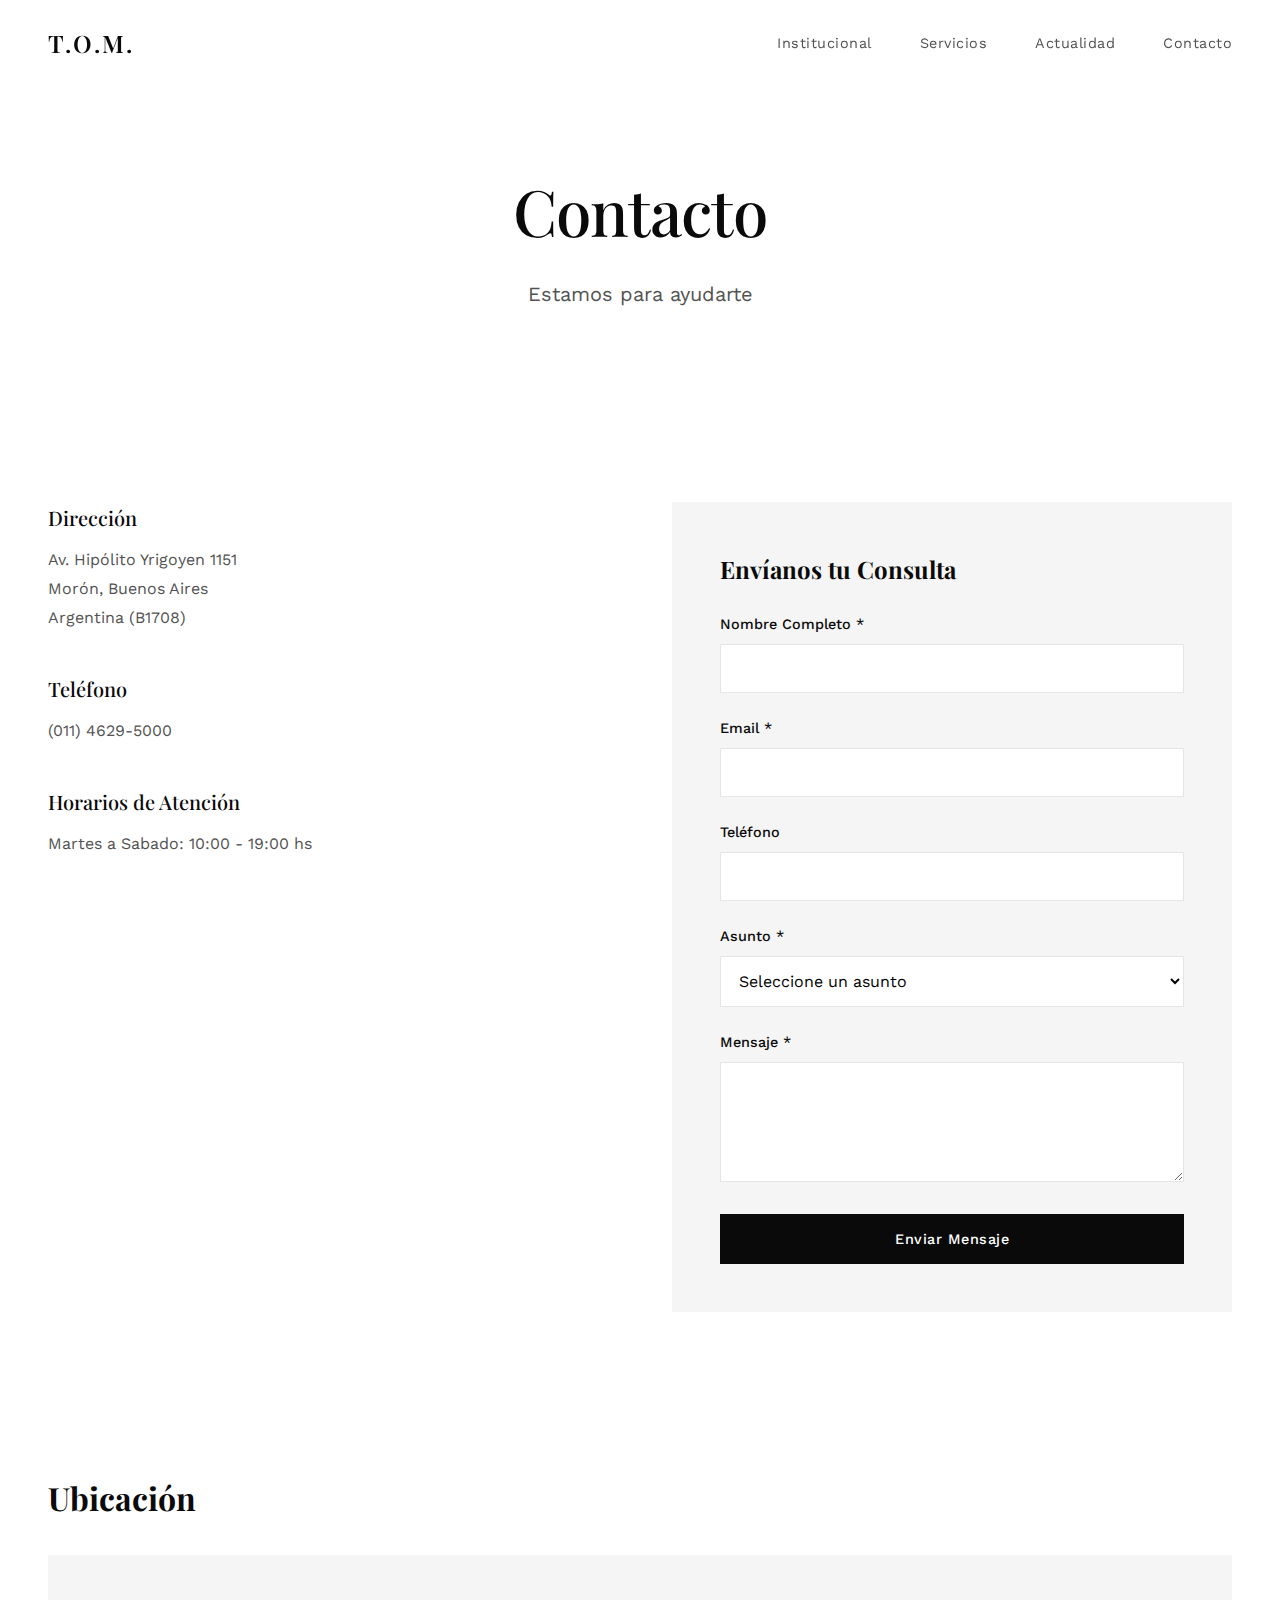
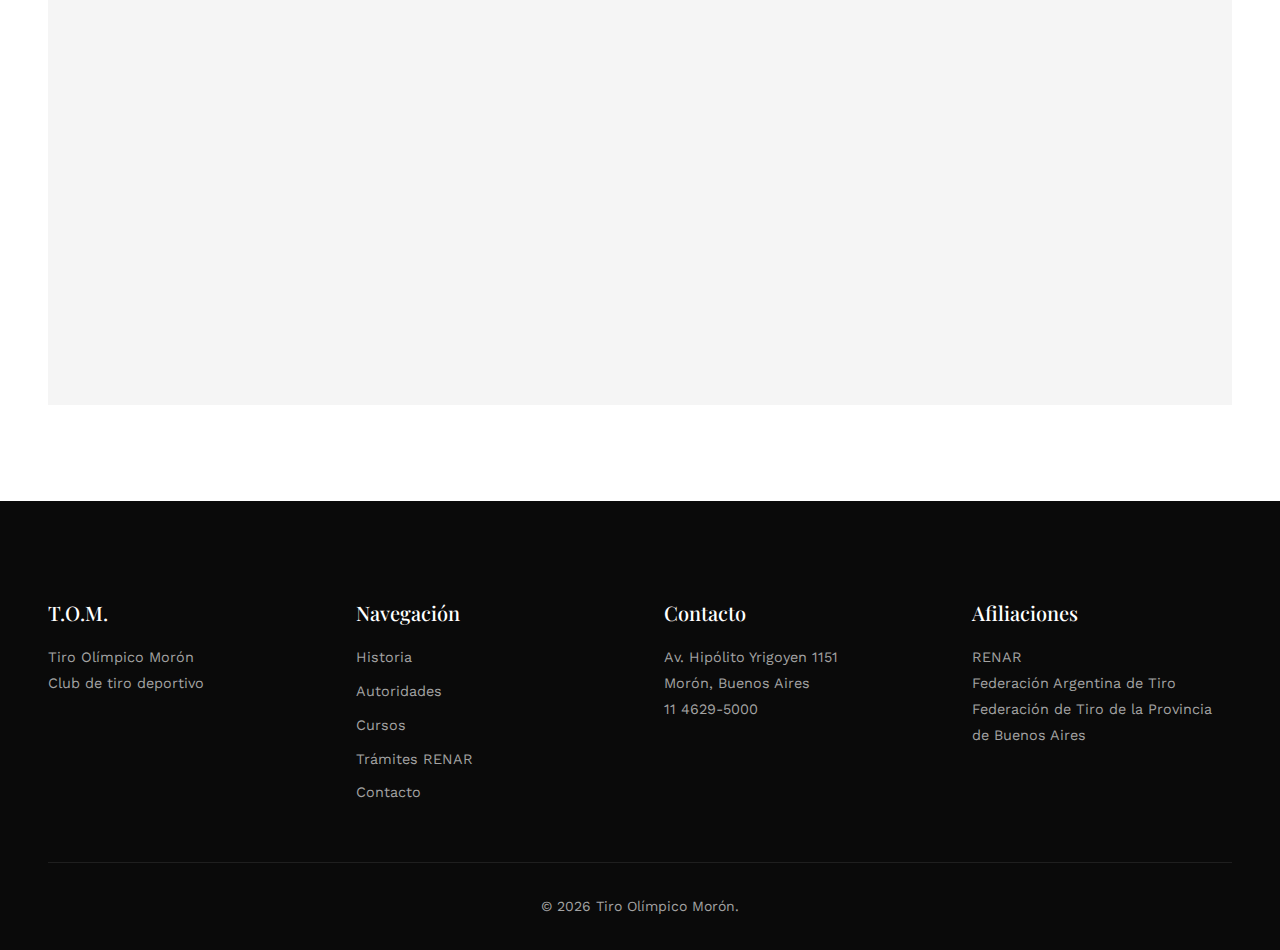
<file: tiromoron/contacto.html>
<!DOCTYPE html>
<html lang="es">
<head>
    <meta charset="UTF-8">
    <meta name="viewport" content="width=device-width, initial-scale=1.0, viewport-fit=cover">
    <meta http-equiv="X-UA-Compatible" content="IE=edge">

    <!-- SEO Principal -->
    <title>Contacto | Tiro Olímpico Morón – Club de Tiro en Buenos Aires</title>
    <meta name="description" content="Contactá al Tiro Olímpico Morón. Dirección: Av. Hipólito Yrigoyen 1151, Morón, Buenos Aires. Consultas sobre cursos de tiro, trámites ANMaC (ex RENAR) y membresías.">
    <meta name="keywords" content="contacto Tiro Olímpico Morón, club tiro Morón dirección, teléfono polígono Morón, cursos tiro Buenos Aires contacto">
    <meta name="author" content="Tiro Olímpico Morón">
    <meta name="robots" content="index, follow, max-image-preview:large, max-snippet:-1, max-video-preview:-1">
    <link rel="canonical" href="https://www.tiromoron.com.ar/contacto">

    <!-- Open Graph -->
    <meta property="og:type" content="website">
    <meta property="og:url" content="https://www.tiromoron.com.ar/contacto">
    <meta property="og:title" content="Contacto | Tiro Olímpico Morón">
    <meta property="og:description" content="Dirección, teléfono y formulario de contacto del Tiro Olímpico Morón en Buenos Aires.">
    <meta property="og:image" content="https://www.tiromoron.com.ar/og-contacto.jpg">
    <meta property="og:locale" content="es_AR">
    <meta property="og:site_name" content="Tiro Olímpico Morón">

    <!-- Twitter Card -->
    <meta name="twitter:card" content="summary_large_image">
    <meta name="twitter:title" content="Contacto | Tiro Olímpico Morón">
    <meta name="twitter:description" content="Consultas sobre cursos, trámites ANMaC y membresías en Morón, Buenos Aires.">
    <meta name="twitter:image" content="https://www.tiromoron.com.ar/og-contacto.jpg">

    <!-- Schema.org JSON-LD -->
    <script type="application/ld+json">
    {
      "@context": "https://schema.org",
      "@type": ["SportsClub", "LocalBusiness"],
      "name": "Tiro Olímpico Morón",
      "alternateName": "T.O.M.",
      "url": "https://www.tiromoron.com.ar",
      "telephone": "+54-11-4629-5000",
      "address": {
        "@type": "PostalAddress",
        "streetAddress": "Av. Hipólito Yrigoyen 1151",
        "addressLocality": "Morón",
        "addressRegion": "Buenos Aires",
        "postalCode": "1708",
        "addressCountry": "AR"
      },
      "geo": {
        "@type": "GeoCoordinates",
        "latitude": -34.6537,
        "longitude": -58.6179
      },
      "openingHours": "Mo-Sa 09:00-20:00",
      "contactPoint": {
        "@type": "ContactPoint",
        "contactType": "customer service",
        "areaServed": "AR",
        "availableLanguage": "Spanish"
      },
      "sameAs": [
        "https://www.facebook.com/",
        "https://www.instagram.com/"
      ]
    }
    </script>

    <!-- Performance -->
    <link rel="preconnect" href="https://fonts.googleapis.com">
    <link rel="preconnect" href="https://fonts.gstatic.com" crossorigin>

    <!-- Fonts -->
    <link href="https://fonts.googleapis.com/css2?family=Playfair+Display:wght@400;500;600;700&family=Work+Sans:wght@300;400;500;600&display=swap" rel="stylesheet">

    <!-- CSS -->
    <link rel="stylesheet" href="styles.css">
    <style>
        .contact-section {
            padding: var(--spacing-xl) 0;
        }
        
        .contact-grid {
            display: grid;
            grid-template-columns: 1fr 1fr;
            gap: 4rem;
            margin-bottom: 4rem;
        }
        
        .contact-info-item {
            margin-bottom: 2.5rem;
        }
        
        .contact-info-item h3 {
            font-family: var(--font-serif);
            font-size: 1.25rem;
            font-weight: 500;
            margin-bottom: 0.75rem;
        }
        
        .contact-info-item p {
            color: var(--color-gray-600);
            line-height: 1.8;
        }
        
        .contact-form {
            background-color: var(--color-gray-100);
            padding: 3rem;
        }
        
        .form-group {
            margin-bottom: 1.5rem;
        }
        
        .form-group label {
            display: block;
            margin-bottom: 0.5rem;
            font-weight: 500;
            font-size: 0.9rem;
        }
        
        .form-group input,
        .form-group select,
        .form-group textarea {
            width: 100%;
            padding: 0.875rem;
            border: 1px solid var(--color-gray-200);
            background-color: var(--color-white);
            font-family: var(--font-sans);
            font-size: 1rem;
            transition: border-color var(--transition);
        }
        
        .form-group input:focus,
        .form-group select:focus,
        .form-group textarea:focus {
            outline: none;
            border-color: var(--color-black);
        }
        
        .form-group textarea {
            resize: vertical;
            min-height: 120px;
        }
        
        .btn-submit {
            width: 100%;
            padding: 1rem;
            background-color: var(--color-black);
            color: var(--color-white);
            border: 1px solid var(--color-black);
            font-family: var(--font-sans);
            font-size: 0.9rem;
            font-weight: 500;
            letter-spacing: 0.5px;
            cursor: pointer;
            transition: all var(--transition);
        }
        
        .btn-submit:hover {
            background-color: transparent;
            color: var(--color-black);
        }
        
        .map-container {
            width: 100%;
            height: 450px;
            background-color: var(--color-gray-100);
        }
        
        .map-container iframe {
            width: 100%;
            height: 100%;
            border: none;
        }
        
        @media (max-width: 768px) {
            .contact-grid {
                grid-template-columns: 1fr;
                gap: 2rem;
            }
            
            .contact-form {
                padding: 2rem 1.5rem;
            }
        }
    </style>
</head>
<body>

    <!-- Navbar -->
    <nav id="navbar" class="navbar" role="navigation" aria-label="Menú principal">
        <div class="navbar-container">
            <a href="index.html" class="navbar-brand" aria-label="Tiro Olímpico Morón – Inicio">T.O.M.</a>
            <button class="menu-toggle" id="menuToggle" aria-label="Abrir menú" aria-expanded="false">
                <span></span>
                <span></span>
            </button>
            <ul class="nav-menu" id="navMenu">
                <li class="nav-item has-submenu">
                    <a href="#" class="nav-link">Institucional</a>
                    <ul class="submenu">
                        <li><a href="historia.html">Historia</a></li>
                        <li><a href="autoridades.html">Autoridades</a></li>
                        <li><a href="convenios.html">Convenios</a></li>
                    </ul>
                </li>
                <li class="nav-item has-submenu">
                    <a href="#" class="nav-link">Servicios</a>
                    <ul class="submenu">
                        <li><a href="cursos.html">Cursos de Iniciación</a></li>
                        <li><a href="tramites-renar.html">Gestion ante RENAR</a></li>
                    </ul>
                </li>
                <li class="nav-item has-submenu">
                    <a href="actualidad.html" class="nav-link">Actualidad</a>
                </li>
                <li class="nav-item">
                    <a href="contacto.html" class="nav-link">Contacto</a>
                </li>
            </ul>
        </div>
    </nav>

    <header class="page-header">
        <div class="container-narrow">
            <h1 class="page-title">Contacto</h1>
            <p class="page-subtitle">Estamos para ayudarte</p>
        </div>
    </header>

    <section class="contact-section">
        <div class="container">
            <div class="contact-grid">
                <div class="contact-info">
                    <div class="contact-info-item">
                        <h3>Dirección</h3>
                        <p>Av. Hipólito Yrigoyen 1151<br>Morón, Buenos Aires<br>Argentina (B1708)</p>
                    </div>
                    
                    <div class="contact-info-item">
                        <h3>Teléfono</h3>
                        <p>(011) 4629-5000</p>
                    </div>
                    
                    <div class="contact-info-item">
                        <h3>Horarios de Atención</h3>
                        <p>Martes a Sabado: 10:00 - 19:00 hs</p>
                    </div>
                </div>
                
                <div class="contact-form">
                    <h3 style="font-family: var(--font-serif); font-size: 1.5rem; margin-bottom: 1.5rem;">Envíanos tu Consulta</h3>
                    <form id="contactForm">
                        <div class="form-group">
                            <label for="nombre">Nombre Completo *</label>
                            <input type="text" id="nombre" name="nombre" required>
                        </div>
                        
                        <div class="form-group">
                            <label for="email">Email *</label>
                            <input type="email" id="email" name="email" required>
                        </div>
                        
                        <div class="form-group">
                            <label for="telefono">Teléfono</label>
                            <input type="tel" id="telefono" name="telefono">
                        </div>
                        
                        <div class="form-group">
                            <label for="asunto">Asunto *</label>
                            <select id="asunto" name="asunto" required>
                                <option value="">Seleccione un asunto</option>
                                <option value="cursos">Gestion ante el RENAR</option>
                                <option value="inscripcion">Formacion para principiantes</option>
                                <option value="consulta">Consulta General</option>
                            </select>
                        </div>
                        
                        <div class="form-group">
                            <label for="mensaje">Mensaje *</label>
                            <textarea id="mensaje" name="mensaje" required></textarea>
                        </div>
                        
                        <button type="submit" class="btn-submit">Enviar Mensaje</button>
                    </form>
                </div>
            </div>
        </div>
    </section>

    <section class="contact-section" style="padding-top: 0;">
        <div class="container">
            <h2 style="font-family: var(--font-serif); font-size: 2rem; margin-bottom: 2rem;">Ubicación</h2>
            <div class="map-container">
                <iframe 
                    src="https://www.google.com/maps/embed?pb=!1m18!1m12!1m3!1d3282.9507429841764!2d-58.62288492346679!3d-34.649789572938305!2m3!1f0!2f0!3f0!3m2!1i1024!2i768!4f13.1!3m3!1m2!1s0x95bcc7f5f7f7f7f7%3A0x0!2sAv.%20Hip%C3%B3lito%20Yrigoyen%201151%2C%20Mor%C3%B3n!5e0!3m2!1ses!2sar!4v1234567890"
                    allowfullscreen="" 
                    loading="lazy" 
                    referrerpolicy="no-referrer-when-downgrade"
                    title="Ubicación de Tiro Olímpico Morón">
                </iframe>
            </div>
        </div>
    </section>

<!-- Footer -->
    <footer class="footer">
        <div class="container">
            <div class="footer-grid">
                <div class="footer-col">
                    <h4>T.O.M.</h4>
                    <p>Tiro Olímpico Morón<br>Club de tiro deportivo</p>
                </div>
                <div class="footer-col">
                    <h4>Navegación</h4>
                    <ul>
                        <li><a href="historia.html">Historia</a></li>
                        <li><a href="autoridades.html">Autoridades</a></li>
                        <li><a href="cursos.html">Cursos</a></li>
                        <li><a href="tramites-renar.html">Trámites RENAR</a></li>
                        <li><a href="contacto.html">Contacto</a></li>
                    </ul>
                </div>
                <div class="footer-col">
                    <h4>Contacto</h4>
                    <p>Av. Hipólito Yrigoyen 1151<br>Morón, Buenos Aires<br>11 4629-5000</p>
                </div>
                <div class="footer-col">
                    <h4>Afiliaciones</h4>
                    <p>RENAR<br>Federación Argentina de Tiro<br>Federación de Tiro de la Provincia de Buenos Aires</p>
                </div>
            </div>
            <div class="footer-bottom">
                <p>&copy; 2026 Tiro Olímpico Morón.</p>
            </div>
        </div>
    </footer>

    <script src="scripts.js"></script>
</body>
</html>
</file>
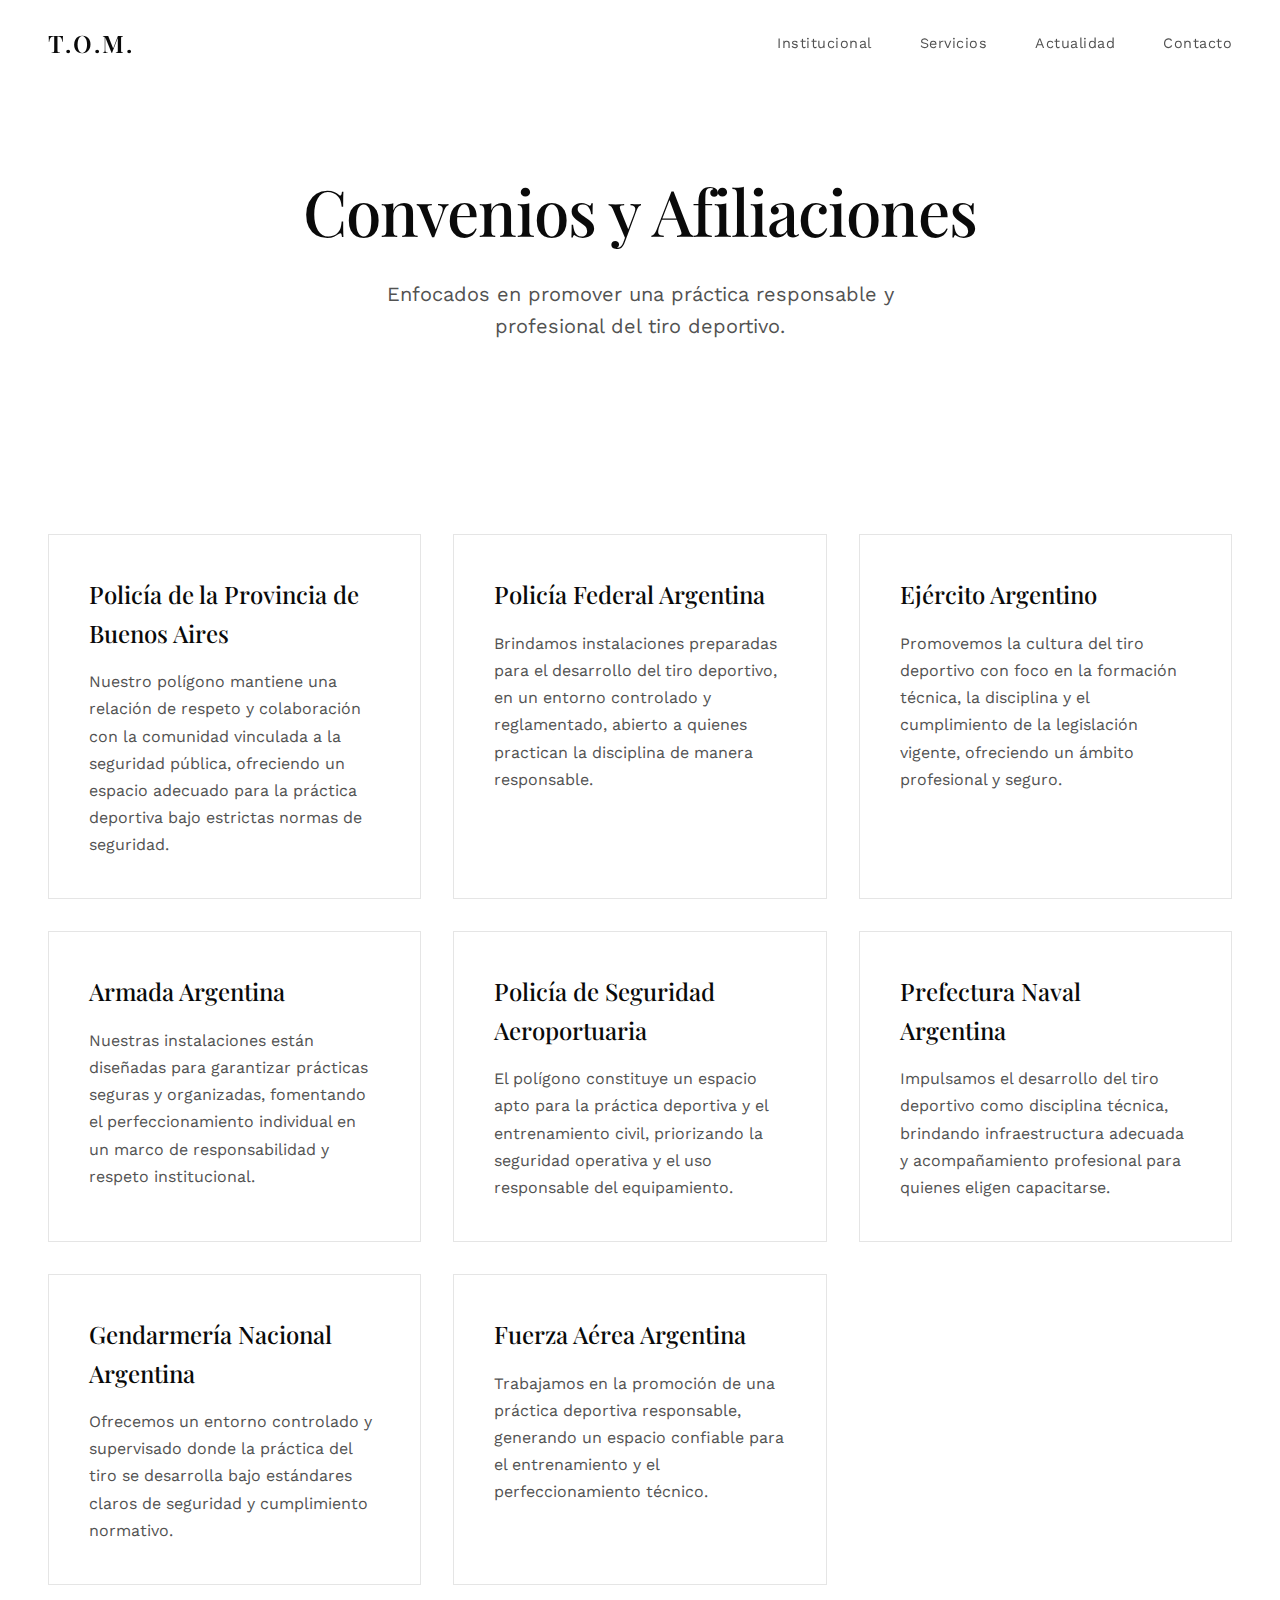
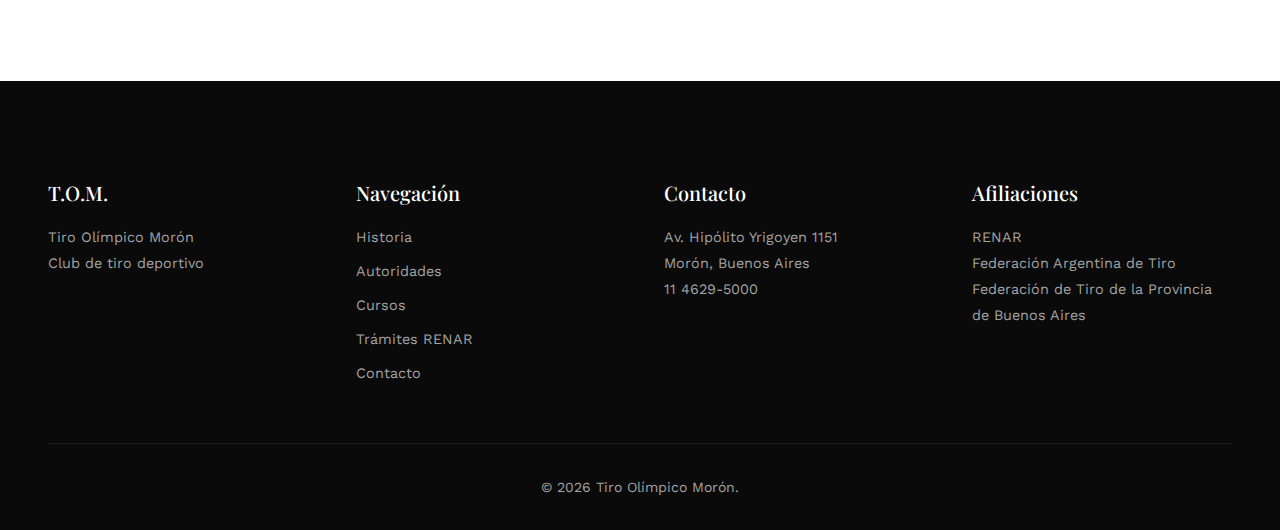
<file: tiromoron/convenios.html>
<!DOCTYPE html>
<html lang="es">
<head>
    <meta charset="UTF-8">
    <meta name="viewport" content="width=device-width, initial-scale=1.0, viewport-fit=cover">
    <meta http-equiv="X-UA-Compatible" content="IE=edge">

    <!-- SEO Principal -->
    <title>Convenios Institucionales | Tiro Olímpico Morón – T.O.M.</title>
    <meta name="description" content="Conocé los convenios institucionales del Tiro Olímpico Morón (T.O.M.) con entidades deportivas, municipales y nacionales. Alianzas estratégicas que fortalecen el tiro deportivo en Morón y Buenos Aires.">
    <meta name="keywords" content="convenios Tiro Olímpico Morón, acuerdos institucionales TOM, federaciones tiro Argentina, alianzas deportivas Morón, club tiro Buenos Aires convenios">
    <meta name="author" content="Tiro Olímpico Morón">
    <meta name="robots" content="index, follow, max-image-preview:large, max-snippet:-1, max-video-preview:-1">
    <link rel="canonical" href="https://www.tiromoron.com.ar/convenios">

    <!-- Open Graph -->
    <meta property="og:type" content="article">
    <meta property="og:url" content="https://www.tiromoron.com.ar/convenios">
    <meta property="og:title" content="Convenios Institucionales | Tiro Olímpico Morón">
    <meta property="og:description" content="Alianzas estratégicas del Tiro Olímpico Morón con federaciones, organismos y entidades deportivas de alcance municipal y nacional.">
    <meta property="og:image" content="https://www.tiromoron.com.ar/og-convenios.jpg">
    <meta property="og:locale" content="es_AR">
    <meta property="og:site_name" content="Tiro Olímpico Morón">

    <!-- Twitter Card -->
    <meta name="twitter:card" content="summary_large_image">
    <meta name="twitter:title" content="Convenios | Tiro Olímpico Morón – T.O.M.">
    <meta name="twitter:description" content="Conocé las alianzas y convenios institucionales que fortalecen el desarrollo del tiro deportivo en Morón y Buenos Aires.">
    <meta name="twitter:image" content="https://www.tiromoron.com.ar/og-convenios.jpg">

    <!-- Schema.org JSON-LD -->
    <script type="application/ld+json">
    {
      "@context": "https://schema.org",
      "@type": "AboutPage",
      "name": "Convenios Institucionales del Tiro Olímpico Morón",
      "description": "Información sobre los convenios y acuerdos institucionales del Tiro Olímpico Morón con entidades deportivas y organismos oficiales.",
      "url": "https://www.tiromoron.com.ar/convenios",
      "mainEntity": {
        "@type": "SportsClub",
        "name": "Tiro Olímpico Morón",
        "alternateName": "T.O.M.",
        "sport": "Tiro Deportivo",
        "address": {
          "@type": "PostalAddress",
          "addressLocality": "Morón",
          "addressRegion": "Buenos Aires",
          "addressCountry": "AR"
        },
        "memberOf": [
          {
            "@type": "SportsOrganization",
            "name": "Federación Argentina de Tiro"
          }
        ]
      },
      "publisher": {
        "@type": "Organization",
        "name": "Tiro Olímpico Morón",
        "logo": {
          "@type": "ImageObject",
          "url": "https://www.tiromoron.com.ar/logo.png"
        }
      }
    }
    </script>

    <!-- Performance -->
    <link rel="preconnect" href="https://fonts.googleapis.com">
    <link rel="preconnect" href="https://fonts.gstatic.com" crossorigin>

    <!-- Fonts -->
    <link href="https://fonts.googleapis.com/css2?family=Playfair+Display:wght@400;500;600;700&family=Work+Sans:wght@300;400;500;600&display=swap" rel="stylesheet">

    <!-- CSS -->
    <link rel="stylesheet" href="styles.css">
</head>
<body>

    <!-- Navbar -->
    <nav id="navbar" class="navbar" role="navigation" aria-label="Menú principal">
        <div class="navbar-container">
            <a href="index.html" class="navbar-brand" aria-label="Tiro Olímpico Morón – Inicio">T.O.M.</a>
            <button class="menu-toggle" id="menuToggle" aria-label="Abrir menú" aria-expanded="false">
                <span></span>
                <span></span>
            </button>
            <ul class="nav-menu" id="navMenu">
                <li class="nav-item has-submenu">
                    <a href="#" class="nav-link">Institucional</a>
                    <ul class="submenu">
                        <li><a href="historia.html">Historia</a></li>
                        <li><a href="autoridades.html">Autoridades</a></li>
                        <li><a href="convenios.html">Convenios</a></li>
                    </ul>
                </li>
                <li class="nav-item has-submenu">
                    <a href="#" class="nav-link">Servicios</a>
                    <ul class="submenu">
                        <li><a href="cursos.html">Cursos de Iniciación</a></li>
                        <li><a href="tramites-renar.html">Gestion ante RENAR</a></li>
                    </ul>
                </li>
                <li class="nav-item has-submenu">
                    <a href="actualidad.html" class="nav-link">Actualidad</a>
                </li>
                <li class="nav-item">
                    <a href="contacto.html" class="nav-link">Contacto</a>
                </li>
            </ul>
        </div>
    </nav>

    <header class="page-header">
        <div class="container-narrow">
            <h1 class="page-title">Convenios y Afiliaciones</h1>
            <p class="page-subtitle">Enfocados en promover una práctica responsable y profesional del tiro deportivo.</p>
        </div>
    </header>

    <section class="content-section">
        <div class="container">
            <div class="cards-grid">
                <div class="card">
                    <h3>Policía de la Provincia de Buenos Aires</h3>
                    <p>Nuestro polígono mantiene una relación de respeto y colaboración con la comunidad vinculada a la seguridad pública, ofreciendo un espacio adecuado para la práctica deportiva bajo estrictas normas de seguridad.</p>
                </div>

                <div class="card">
                    <h3>Policía Federal Argentina</h3>
                    <p>Brindamos instalaciones preparadas para el desarrollo del tiro deportivo, en un entorno controlado y reglamentado, abierto a quienes practican la disciplina de manera responsable.</p>
                </div>

                <div class="card">
                    <h3>Ejército Argentino</h3>
                    <p>Promovemos la cultura del tiro deportivo con foco en la formación técnica, la disciplina y el cumplimiento de la legislación vigente, ofreciendo un ámbito profesional y seguro.</p>
                </div>

                <div class="card">
                    <h3>Armada Argentina</h3>
                    <p>Nuestras instalaciones están diseñadas para garantizar prácticas seguras y organizadas, fomentando el perfeccionamiento individual en un marco de responsabilidad y respeto institucional.</p>
                </div>

                <div class="card">
                    <h3>Policía de Seguridad Aeroportuaria</h3>
                    <p>El polígono constituye un espacio apto para la práctica deportiva y el entrenamiento civil, priorizando la seguridad operativa y el uso responsable del equipamiento.</p>
                </div>

                <div class="card">
                    <h3>Prefectura Naval Argentina</h3>
                    <p>Impulsamos el desarrollo del tiro deportivo como disciplina técnica, brindando infraestructura adecuada y acompañamiento profesional para quienes eligen capacitarse.</p>
                </div>

                <div class="card">
                    <h3>Gendarmería Nacional Argentina</h3>
                    <p>Ofrecemos un entorno controlado y supervisado donde la práctica del tiro se desarrolla bajo estándares claros de seguridad y cumplimiento normativo.</p>
                </div>

                <div class="card">
                    <h3>Fuerza Aérea Argentina</h3>
                    <p>Trabajamos en la promoción de una práctica deportiva responsable, generando un espacio confiable para el entrenamiento y el perfeccionamiento técnico.</p>
                </div>
            </div>
        </div>
    </section>

<!-- Footer -->
    <footer class="footer">
        <div class="container">
            <div class="footer-grid">
                <div class="footer-col">
                    <h4>T.O.M.</h4>
                    <p>Tiro Olímpico Morón<br>Club de tiro deportivo</p>
                </div>
                <div class="footer-col">
                    <h4>Navegación</h4>
                    <ul>
                        <li><a href="historia.html">Historia</a></li>
                        <li><a href="autoridades.html">Autoridades</a></li>
                        <li><a href="cursos.html">Cursos</a></li>
                        <li><a href="tramites-renar.html">Trámites RENAR</a></li>
                        <li><a href="contacto.html">Contacto</a></li>
                    </ul>
                </div>
                <div class="footer-col">
                    <h4>Contacto</h4>
                    <p>Av. Hipólito Yrigoyen 1151<br>Morón, Buenos Aires<br>11 4629-5000</p>
                </div>
                <div class="footer-col">
                    <h4>Afiliaciones</h4>
                    <p>RENAR<br>Federación Argentina de Tiro<br>Federación de Tiro de la Provincia de Buenos Aires</p>
                </div>
            </div>
            <div class="footer-bottom">
                <p>&copy; 2026 Tiro Olímpico Morón.</p>
            </div>
        </div>
    </footer>

    <script src="scripts.js"></script>
</body>
</html>
</file>
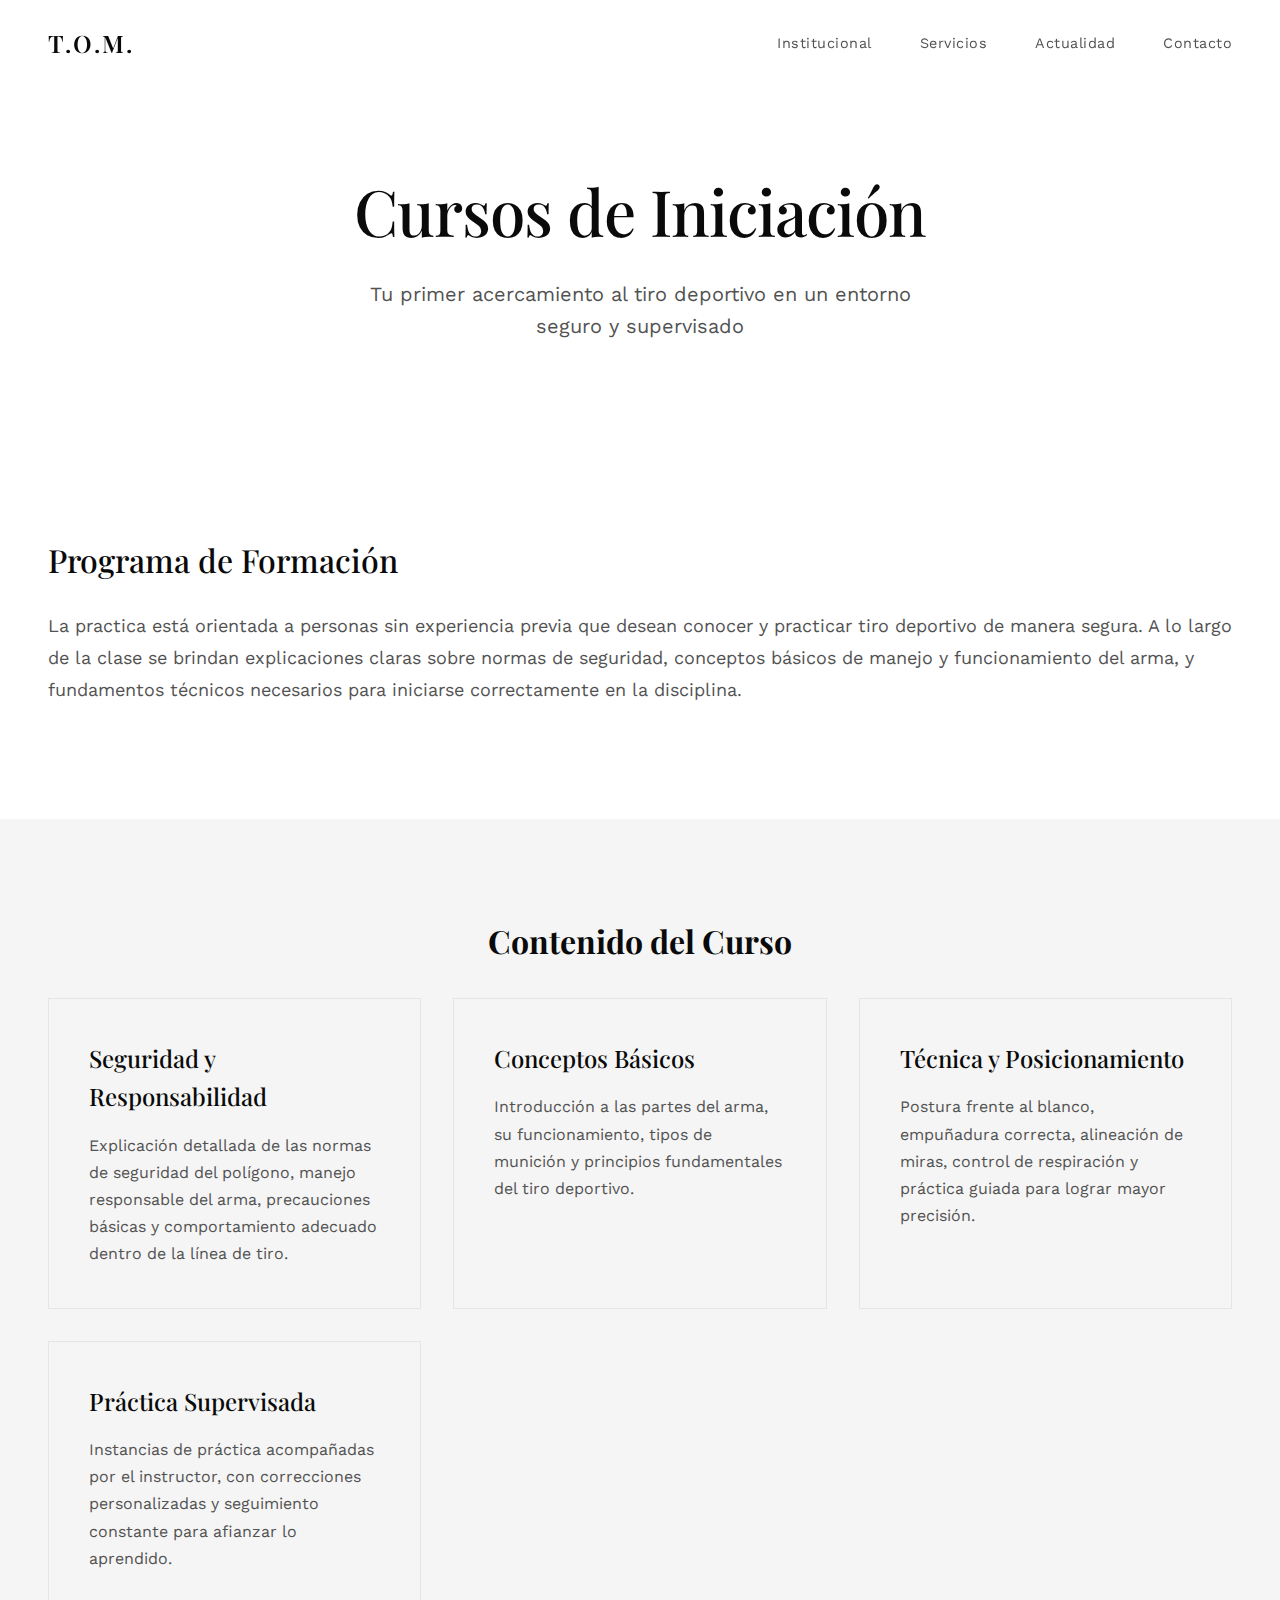
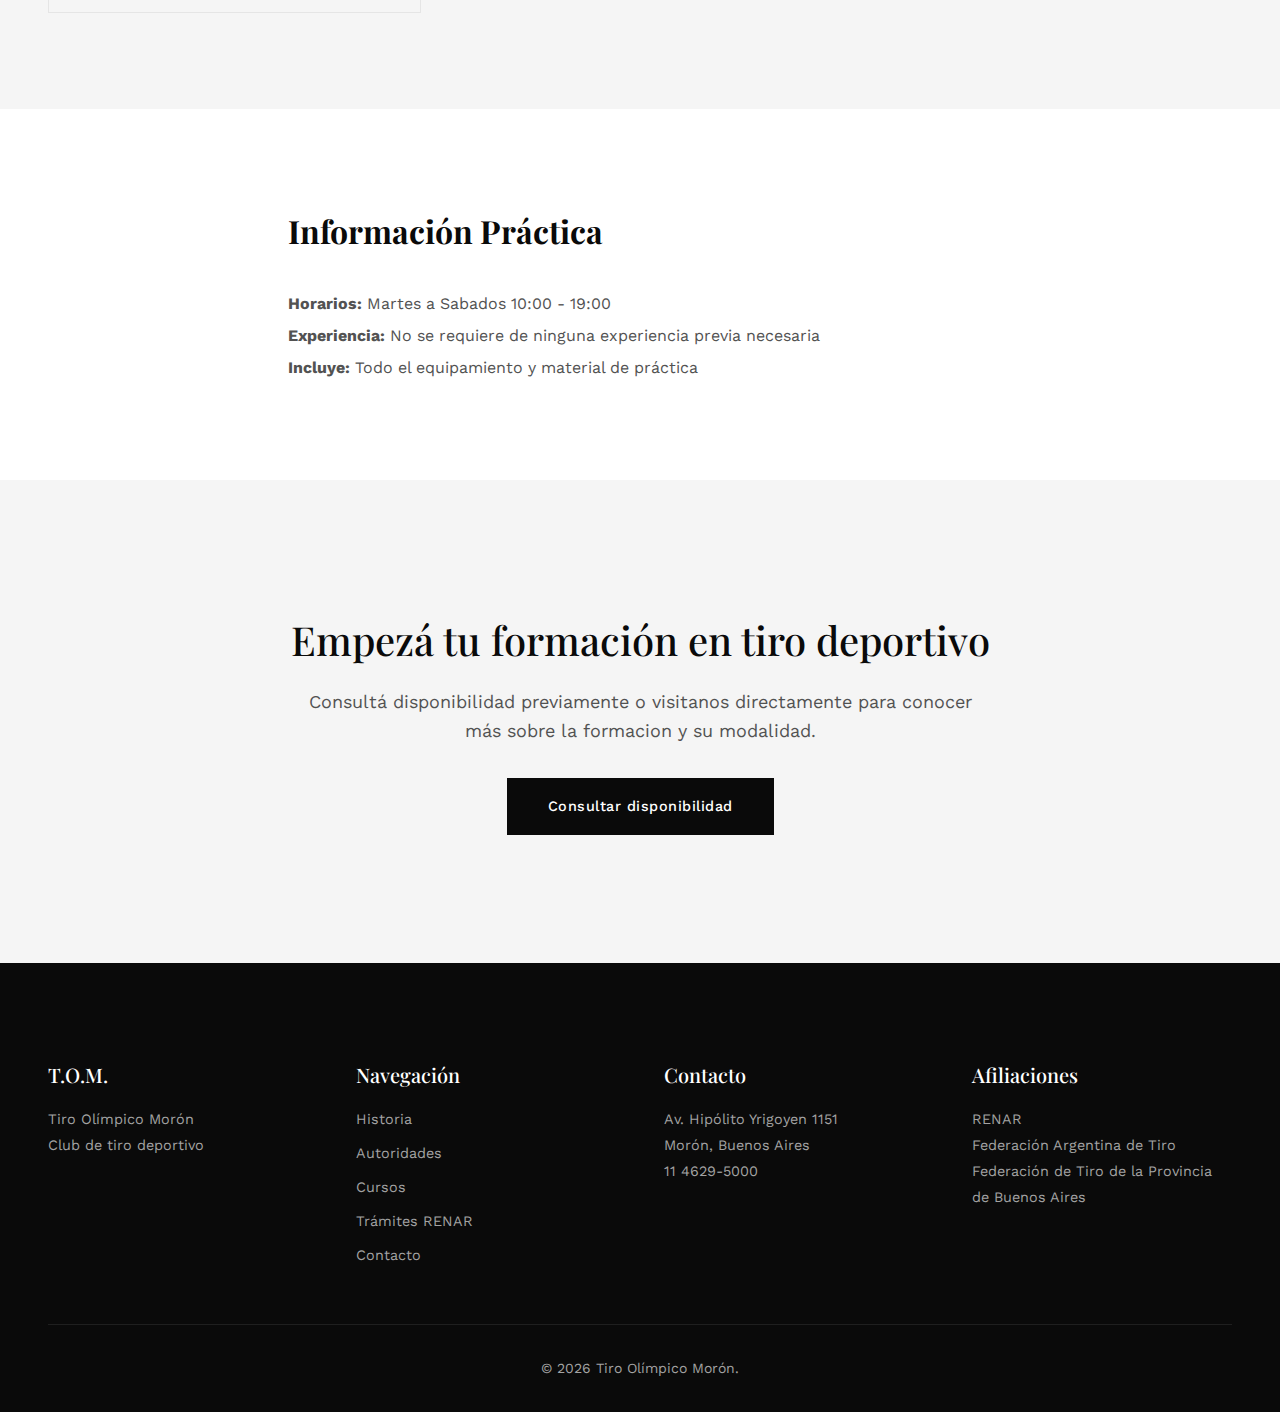
<file: tiromoron/cursos.html>
<!DOCTYPE html>
<html lang="es">
<head>
    <meta charset="UTF-8">
    <meta name="viewport" content="width=device-width, initial-scale=1.0, viewport-fit=cover">
    <meta http-equiv="X-UA-Compatible" content="IE=edge">

    <!-- SEO Principal -->
    <title>Curso de Tiro Deportivo en Morón | Tiro Olímpico Morón – T.O.M.</title>
    <meta name="description" content="Curso de iniciación al tiro deportivo en Morón, Buenos Aires. Formación profesional con instructores certificados, polígono homologado y acompañamiento para nuevos tiradores. Inscribite en el Tiro Olímpico Morón.">
    <meta name="keywords" content="curso de tiro Morón, curso tiro deportivo Buenos Aires, clases de tiro GBA, iniciación tiro deportivo, aprender tiro en Morón, polígono homologado Buenos Aires">
    <meta name="author" content="Tiro Olímpico Morón">
    <meta name="robots" content="index, follow, max-image-preview:large, max-snippet:-1, max-video-preview:-1">
    <link rel="canonical" href="https://www.tiromoron.com.ar/cursos">

    <!-- Open Graph -->
    <meta property="og:type" content="article">
    <meta property="og:url" content="https://www.tiromoron.com.ar/cursos">
    <meta property="og:title" content="Curso de Iniciación al Tiro Deportivo | Tiro Olímpico Morón">
    <meta property="og:description" content="Formate en tiro deportivo con instructores certificados en Morón, Buenos Aires. Curso ideal para principiantes con prácticas supervisadas en polígono homologado.">
    <meta property="og:image" content="https://www.tiromoron.com.ar/og-cursos.jpg">
    <meta property="og:locale" content="es_AR">
    <meta property="og:site_name" content="Tiro Olímpico Morón">

    <!-- Twitter Card -->
    <meta name="twitter:card" content="summary_large_image">
    <meta name="twitter:title" content="Curso de Tiro Deportivo en Morón">
    <meta name="twitter:description" content="Inscribite al curso de iniciación en el Tiro Olímpico Morón. Formación profesional y polígono homologado en Buenos Aires.">
    <meta name="twitter:image" content="https://www.tiromoron.com.ar/og-cursos.jpg">

    <!-- Schema.org JSON-LD -->
    <script type="application/ld+json">
    {
      "@context": "https://schema.org",
      "@type": "Course",
      "name": "Curso de Iniciación al Tiro Deportivo",
      "description": "Curso introductorio al tiro deportivo dictado por instructores certificados en el Tiro Olímpico Morón.",
      "provider": {
        "@type": "SportsClub",
        "name": "Tiro Olímpico Morón",
        "alternateName": "T.O.M.",
        "address": {
          "@type": "PostalAddress",
          "addressLocality": "Morón",
          "addressRegion": "Buenos Aires",
          "addressCountry": "AR"
        }
      },
      "courseMode": "OnSite",
      "inLanguage": "es",
      "educationalLevel": "Beginner",
      "url": "https://www.tiromoron.com.ar/cursos"
    }
    </script>

    <!-- Performance -->
    <link rel="preconnect" href="https://fonts.googleapis.com">
    <link rel="preconnect" href="https://fonts.gstatic.com" crossorigin>

    <!-- Fonts -->
    <link href="https://fonts.googleapis.com/css2?family=Playfair+Display:wght@400;500;600;700&family=Work+Sans:wght@300;400;500;600&display=swap" rel="stylesheet">

    <!-- CSS -->
    <link rel="stylesheet" href="styles.css">
</head>
<body>

    <!-- Navbar -->
    <nav id="navbar" class="navbar" role="navigation" aria-label="Menú principal">
        <div class="navbar-container">
            <a href="index.html" class="navbar-brand" aria-label="Tiro Olímpico Morón – Inicio">T.O.M.</a>
            <button class="menu-toggle" id="menuToggle" aria-label="Abrir menú" aria-expanded="false">
                <span></span>
                <span></span>
            </button>
            <ul class="nav-menu" id="navMenu">
                <li class="nav-item has-submenu">
                    <a href="#" class="nav-link">Institucional</a>
                    <ul class="submenu">
                        <li><a href="historia.html">Historia</a></li>
                        <li><a href="autoridades.html">Autoridades</a></li>
                        <li><a href="convenios.html">Convenios</a></li>
                    </ul>
                </li>
                <li class="nav-item has-submenu">
                    <a href="#" class="nav-link">Servicios</a>
                    <ul class="submenu">
                        <li><a href="cursos.html">Cursos de Iniciación</a></li>
                        <li><a href="tramites-renar.html">Gestion ante RENAR</a></li>
                    </ul>
                </li>
                <li class="nav-item has-submenu">
                    <a href="actualidad.html" class="nav-link">Actualidad</a>
                </li>
                <li class="nav-item">
                    <a href="contacto.html" class="nav-link">Contacto</a>
                </li>
            </ul>
        </div>
    </nav>

    <header class="page-header">
        <div class="container-narrow">
            <h1 class="page-title">Cursos de Iniciación</h1>
            <p class="page-subtitle">Tu primer acercamiento al tiro deportivo en un entorno seguro y supervisado</p>
        </div>
    </header>

    <section class="content-section">
        <div class="container">
            <div class="content-grid">
                <div class="content-block">
                    <h2>Programa de Formación</h2>
                    <p>La practica está orientada a personas sin experiencia previa que desean conocer y practicar tiro deportivo de manera segura. A lo largo de la clase se brindan explicaciones claras sobre normas de seguridad, conceptos básicos de manejo y funcionamiento del arma, y fundamentos técnicos necesarios para iniciarse correctamente en la disciplina.</p>
                </div>
            </div>
        </div>
    </section>

    <section class="content-section" style="background-color: var(--color-gray-100); padding: var(--spacing-xl) 0;">
        <div class="container">
            <h2 style="font-family: var(--font-serif); font-size: 2rem; margin-bottom: 2rem; text-align: center;">Contenido del Curso</h2>
            <div class="cards-grid">
                <div class="card">
                    <h3>Seguridad y Responsabilidad</h3>
                    <p>Explicación detallada de las normas de seguridad del polígono, manejo responsable del arma, precauciones básicas y comportamiento adecuado dentro de la línea de tiro.</p>
                </div>

                <div class="card">
                    <h3>Conceptos Básicos</h3>
                    <p>Introducción a las partes del arma, su funcionamiento, tipos de munición y principios fundamentales del tiro deportivo.</p>
                </div>

                <div class="card">
                    <h3>Técnica y Posicionamiento</h3>
                    <p>Postura frente al blanco, empuñadura correcta, alineación de miras, control de respiración y práctica guiada para lograr mayor precisión.</p>
                </div>

                <div class="card">
                    <h3>Práctica Supervisada</h3>
                    <p>Instancias de práctica acompañadas por el instructor, con correcciones personalizadas y seguimiento constante para afianzar lo aprendido.</p>
                </div>
            </div>
        </div>
    </section>

    <section class="content-section">
        <div class="container-narrow">
            <h2 style="font-family: var(--font-serif); font-size: 2rem; margin-bottom: 2rem;">Información Práctica</h2>
            <div style="line-height: 2; color: var(--color-gray-600);">
                <p><strong>Horarios:</strong> Martes a Sabados 10:00 - 19:00</p>
                <p><strong>Experiencia:</strong> No se requiere de ninguna experiencia previa necesaria</p>
                <p><strong>Incluye:</strong> Todo el equipamiento y material de práctica</p>
            </div>
        </div>
    </section>

    <section class="cta-section">
        <div class="container-narrow">
                <h2>Empezá tu formación en tiro deportivo</h2>
                <p>Consultá disponibilidad previamente o visitanos directamente para conocer más sobre la formacion y su modalidad.</p>
            <a href="contacto.html" class="btn-primary">Consultar disponibilidad</a>
        </div>
    </section>

<!-- Footer -->
    <footer class="footer">
        <div class="container">
            <div class="footer-grid">
                <div class="footer-col">
                    <h4>T.O.M.</h4>
                    <p>Tiro Olímpico Morón<br>Club de tiro deportivo</p>
                </div>
                <div class="footer-col">
                    <h4>Navegación</h4>
                    <ul>
                        <li><a href="historia.html">Historia</a></li>
                        <li><a href="autoridades.html">Autoridades</a></li>
                        <li><a href="cursos.html">Cursos</a></li>
                        <li><a href="tramites-renar.html">Trámites RENAR</a></li>
                        <li><a href="contacto.html">Contacto</a></li>
                    </ul>
                </div>
                <div class="footer-col">
                    <h4>Contacto</h4>
                    <p>Av. Hipólito Yrigoyen 1151<br>Morón, Buenos Aires<br>11 4629-5000</p>
                </div>
                <div class="footer-col">
                    <h4>Afiliaciones</h4>
                    <p>RENAR<br>Federación Argentina de Tiro<br>Federación de Tiro de la Provincia de Buenos Aires</p>
                </div>
            </div>
            <div class="footer-bottom">
                <p>&copy; 2026 Tiro Olímpico Morón.</p>
            </div>
        </div>
    </footer>

    <script src="scripts.js"></script>
</body>
</html>
</file>
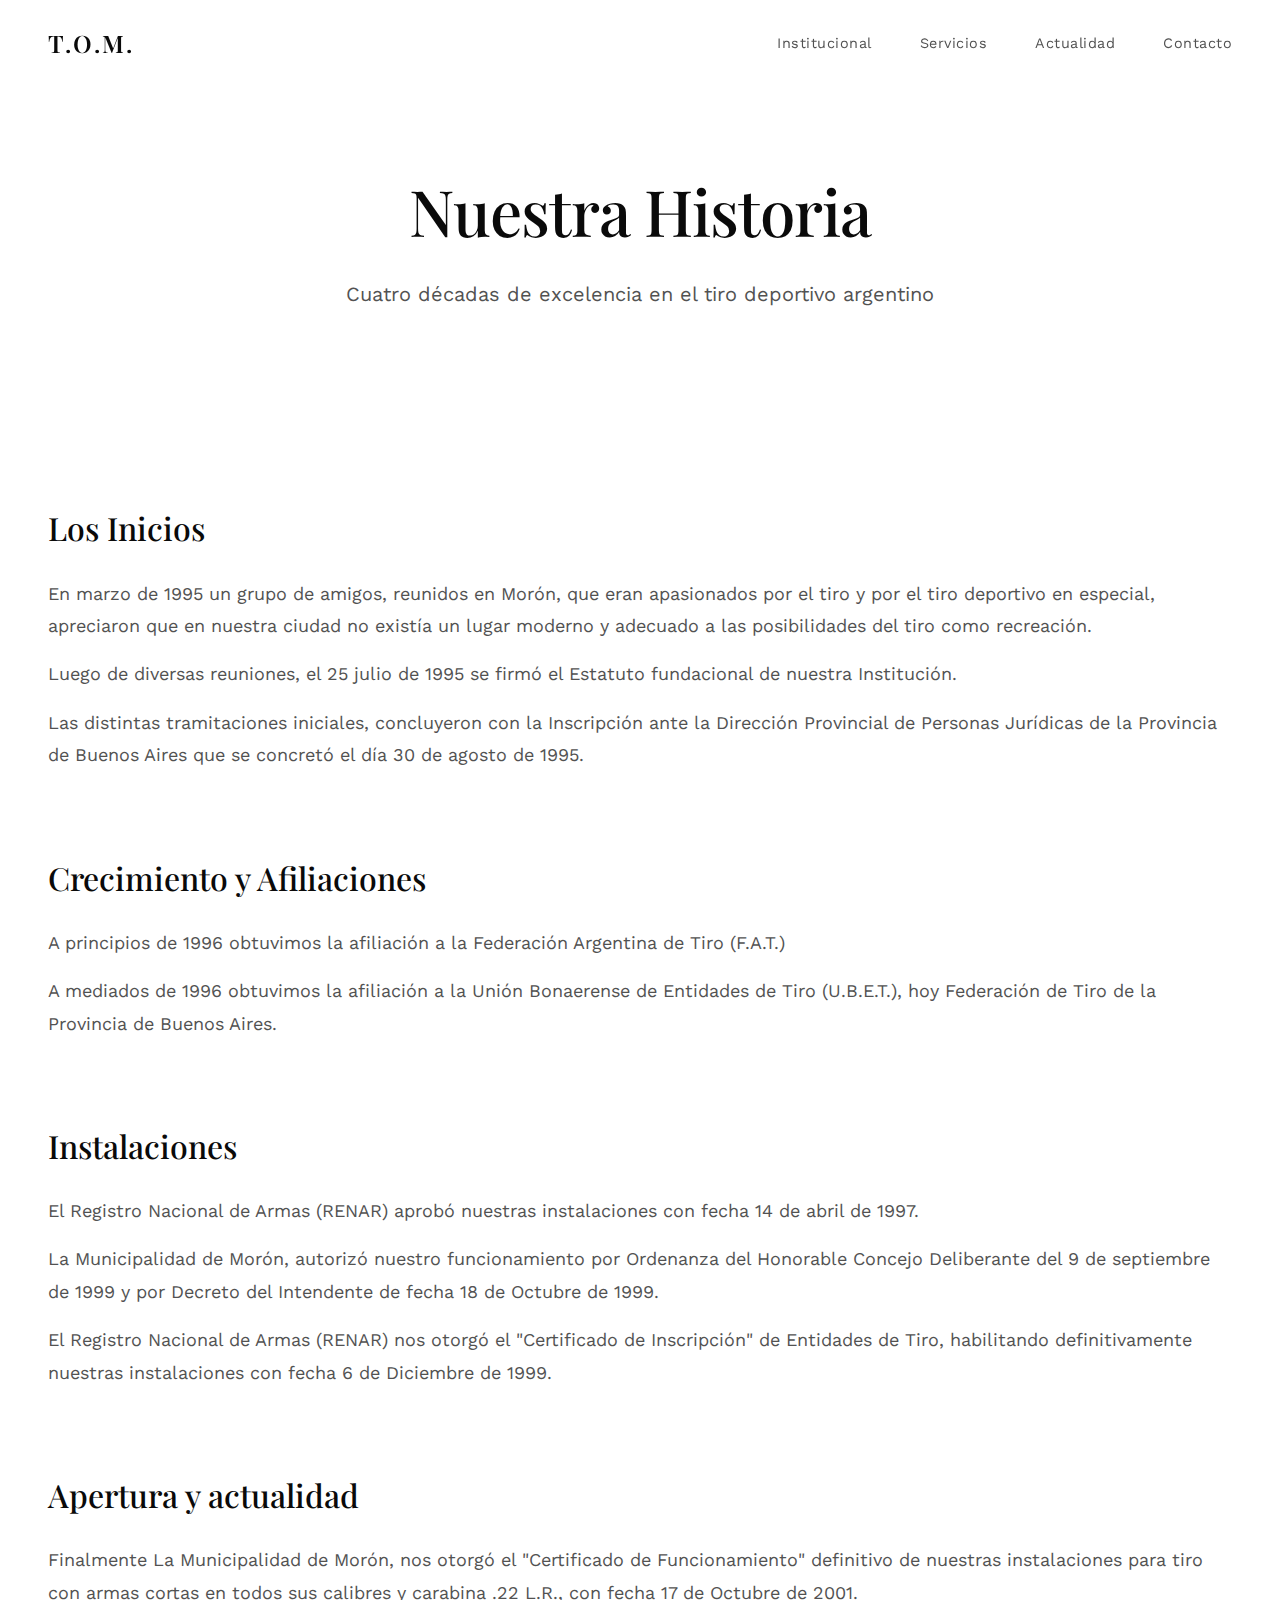
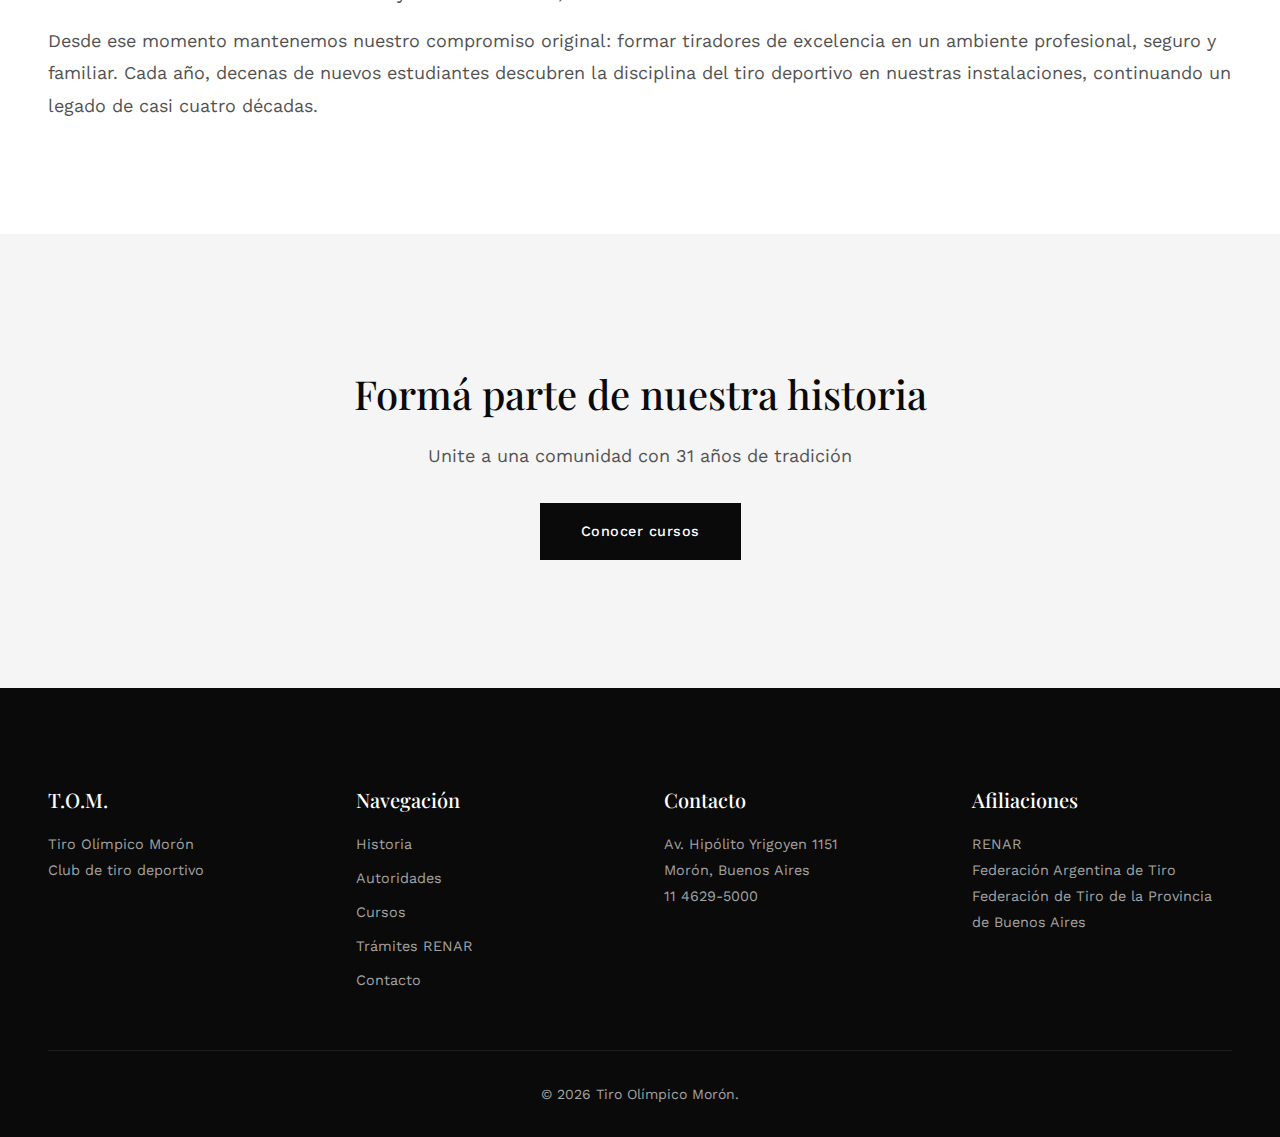
<file: tiromoron/historia.html>
<!DOCTYPE html>
<html lang="es">
<head>
    <meta charset="UTF-8">
    <meta name="viewport" content="width=device-width, initial-scale=1.0, viewport-fit=cover">
    <meta http-equiv="X-UA-Compatible" content="IE=edge">

    <!-- SEO Principal -->
    <title>Historia del Tiro Olímpico Morón | Más de 30 Años de Trayectoria</title>
    <meta name="description" content="Conocé la historia del Tiro Olímpico Morón (T.O.M.), fundado en 1985 en Morón, Buenos Aires. Más de 30 años promoviendo el tiro deportivo con formación profesional, seguridad y excelencia institucional.">
    <meta name="keywords" content="historia Tiro Olímpico Morón, fundación TOM 1985, club de tiro Morón trayectoria, origen polígono Morón, tiro deportivo Buenos Aires historia, institución tiro GBA">
    <meta name="author" content="Tiro Olímpico Morón">
    <meta name="robots" content="index, follow, max-image-preview:large, max-snippet:-1, max-video-preview:-1">
    <link rel="canonical" href="https://www.tiromoron.com.ar/historia">

    <!-- Open Graph -->
    <meta property="og:type" content="article">
    <meta property="og:url" content="https://www.tiromoron.com.ar/historia">
    <meta property="og:title" content="Historia del Tiro Olímpico Morón | Trayectoria y Fundación">
    <meta property="og:description" content="Desde 1985 formando tiradores en Morón, Buenos Aires. Descubrí la historia y evolución del Tiro Olímpico Morón (T.O.M.) y su compromiso con el tiro deportivo.">
    <meta property="og:image" content="https://www.tiromoron.com.ar/og-historia.jpg">
    <meta property="og:locale" content="es_AR">
    <meta property="og:site_name" content="Tiro Olímpico Morón">

    <!-- Twitter Card -->
    <meta name="twitter:card" content="summary_large_image">
    <meta name="twitter:title" content="Historia del Tiro Olímpico Morón – Desde 1985">
    <meta name="twitter:description" content="Más de tres décadas promoviendo el tiro deportivo en Morón, Buenos Aires. Conocé la trayectoria del T.O.M.">
    <meta name="twitter:image" content="https://www.tiromoron.com.ar/og-historia.jpg">

    <!-- Schema.org JSON-LD -->
    <script type="application/ld+json">
    {
      "@context": "https://schema.org",
      "@type": "AboutPage",
      "name": "Historia del Tiro Olímpico Morón",
      "description": "Página institucional que describe la historia y trayectoria del Tiro Olímpico Morón desde su fundación en 1985 en Morón, Buenos Aires.",
      "url": "https://www.tiromoron.com.ar/historia",
      "mainEntity": {
        "@type": "SportsClub",
        "name": "Tiro Olímpico Morón",
        "alternateName": "T.O.M.",
        "foundingDate": "1985",
        "sport": "Tiro Deportivo",
        "address": {
          "@type": "PostalAddress",
          "addressLocality": "Morón",
          "addressRegion": "Buenos Aires",
          "addressCountry": "AR"
        }
      },
      "publisher": {
        "@type": "Organization",
        "name": "Tiro Olímpico Morón",
        "logo": {
          "@type": "ImageObject",
          "url": "https://www.tiromoron.com.ar/logo.png"
        }
      }
    }
    </script>

    <!-- Performance -->
    <link rel="preconnect" href="https://fonts.googleapis.com">
    <link rel="preconnect" href="https://fonts.gstatic.com" crossorigin>

    <!-- Fonts -->
    <link href="https://fonts.googleapis.com/css2?family=Playfair+Display:wght@400;500;600;700&family=Work+Sans:wght@300;400;500;600&display=swap" rel="stylesheet">

    <!-- CSS -->
    <link rel="stylesheet" href="styles.css">
</head>
<body>

    <!-- Navbar -->
    <nav id="navbar" class="navbar" role="navigation" aria-label="Menú principal">
        <div class="navbar-container">
            <a href="index.html" class="navbar-brand" aria-label="Tiro Olímpico Morón – Inicio">T.O.M.</a>
            <button class="menu-toggle" id="menuToggle" aria-label="Abrir menú" aria-expanded="false">
                <span></span>
                <span></span>
            </button>
            <ul class="nav-menu" id="navMenu">
                <li class="nav-item has-submenu">
                    <a href="#" class="nav-link">Institucional</a>
                    <ul class="submenu">
                        <li><a href="historia.html">Historia</a></li>
                        <li><a href="autoridades.html">Autoridades</a></li>
                        <li><a href="convenios.html">Convenios</a></li>
                    </ul>
                </li>
                <li class="nav-item has-submenu">
                    <a href="#" class="nav-link">Servicios</a>
                    <ul class="submenu">
                        <li><a href="cursos.html">Cursos de Iniciación</a></li>
                        <li><a href="tramites-renar.html">Gestion ante RENAR</a></li>
                    </ul>
                </li>
                <li class="nav-item has-submenu">
                    <a href="actualidad.html" class="nav-link">Actualidad</a>
                </li>
                <li class="nav-item">
                    <a href="contacto.html" class="nav-link">Contacto</a>
                </li>
            </ul>
        </div>
    </nav>

    <header class="page-header">
        <div class="container-narrow">
            <h1 class="page-title">Nuestra Historia</h1>
            <p class="page-subtitle">Cuatro décadas de excelencia en el tiro deportivo argentino</p>
        </div>
    </header>

    <section class="content-section">
        <div class="container">
            <div class="content-grid">
                <div class="content-block">
                    <h2>Los Inicios</h2>
                    <p>En marzo de 1995 un grupo de amigos, reunidos en Morón, que eran apasionados por el tiro y por el tiro deportivo en especial, apreciaron que en nuestra ciudad no existía un lugar moderno y adecuado a las posibilidades del tiro como recreación.</p>
                    <p>Luego de diversas reuniones, el 25 julio de 1995 se firmó el Estatuto fundacional de nuestra Institución.</p>
                    <p>Las distintas tramitaciones iniciales, concluyeron con la Inscripción ante la Dirección Provincial de Personas Jurídicas de la Provincia de Buenos Aires que se concretó el día 30 de agosto de 1995.</p>
                </div>

                <div class="content-block">
                    <h2>Crecimiento y Afiliaciones</h2>
                    <p>A principios de 1996 obtuvimos la afiliación a la Federación Argentina de Tiro (F.A.T.)</p>
                    <p>A mediados de 1996 obtuvimos la afiliación a la Unión Bonaerense de Entidades de Tiro (U.B.E.T.), hoy Federación de Tiro de la Provincia de Buenos Aires.</p>
                </div>

                <div class="content-block">
                    <h2>Instalaciones</h2>
                    <p>El Registro Nacional de Armas (RENAR) aprobó nuestras instalaciones con fecha 14 de abril de 1997.</p>
                    <p>La Municipalidad de Morón, autorizó nuestro funcionamiento por Ordenanza del Honorable Concejo Deliberante del 9 de septiembre de 1999 y por Decreto del Intendente de fecha 18 de Octubre de 1999.</p>
                    <p>El Registro Nacional de Armas (RENAR) nos otorgó el "Certificado de Inscripción" de Entidades de Tiro, habilitando definitivamente nuestras instalaciones con fecha 6 de Diciembre de 1999.</p>
                </div>

                <div class="content-block">
                    <h2>Apertura y actualidad</h2>
                    <p>Finalmente La Municipalidad de Morón, nos otorgó el "Certificado de Funcionamiento" definitivo de nuestras instalaciones para tiro con armas cortas en todos sus calibres y carabina .22 L.R., con fecha 17 de Octubre de 2001.</p>
                    <p>Desde ese momento mantenemos nuestro compromiso original: formar tiradores de excelencia en un ambiente profesional, seguro y familiar. Cada año, decenas de nuevos estudiantes descubren la disciplina del tiro deportivo en nuestras instalaciones, continuando un legado de casi cuatro décadas.</p>
                </div>
            </div>
        </div>
    </section>

    <section class="cta-section">
        <div class="container-narrow">
            <h2>Formá parte de nuestra historia</h2>
            <p>Unite a una comunidad con 31 años de tradición</p>
            <a href="cursos.html" class="btn-primary">Conocer cursos</a>
        </div>
    </section>

<!-- Footer -->
    <footer class="footer">
        <div class="container">
            <div class="footer-grid">
                <div class="footer-col">
                    <h4>T.O.M.</h4>
                    <p>Tiro Olímpico Morón<br>Club de tiro deportivo</p>
                </div>
                <div class="footer-col">
                    <h4>Navegación</h4>
                    <ul>
                        <li><a href="historia.html">Historia</a></li>
                        <li><a href="autoridades.html">Autoridades</a></li>
                        <li><a href="cursos.html">Cursos</a></li>
                        <li><a href="tramites-renar.html">Trámites RENAR</a></li>
                        <li><a href="contacto.html">Contacto</a></li>
                    </ul>
                </div>
                <div class="footer-col">
                    <h4>Contacto</h4>
                    <p>Av. Hipólito Yrigoyen 1151<br>Morón, Buenos Aires<br>11 4629-5000</p>
                </div>
                <div class="footer-col">
                    <h4>Afiliaciones</h4>
                    <p>RENAR<br>Federación Argentina de Tiro<br>Federación de Tiro de la Provincia de Buenos Aires</p>
                </div>
            </div>
            <div class="footer-bottom">
                <p>&copy; 2026 Tiro Olímpico Morón.</p>
            </div>
        </div>
    </footer>

    <script src="scripts.js"></script>
</body>
</html>
</file>
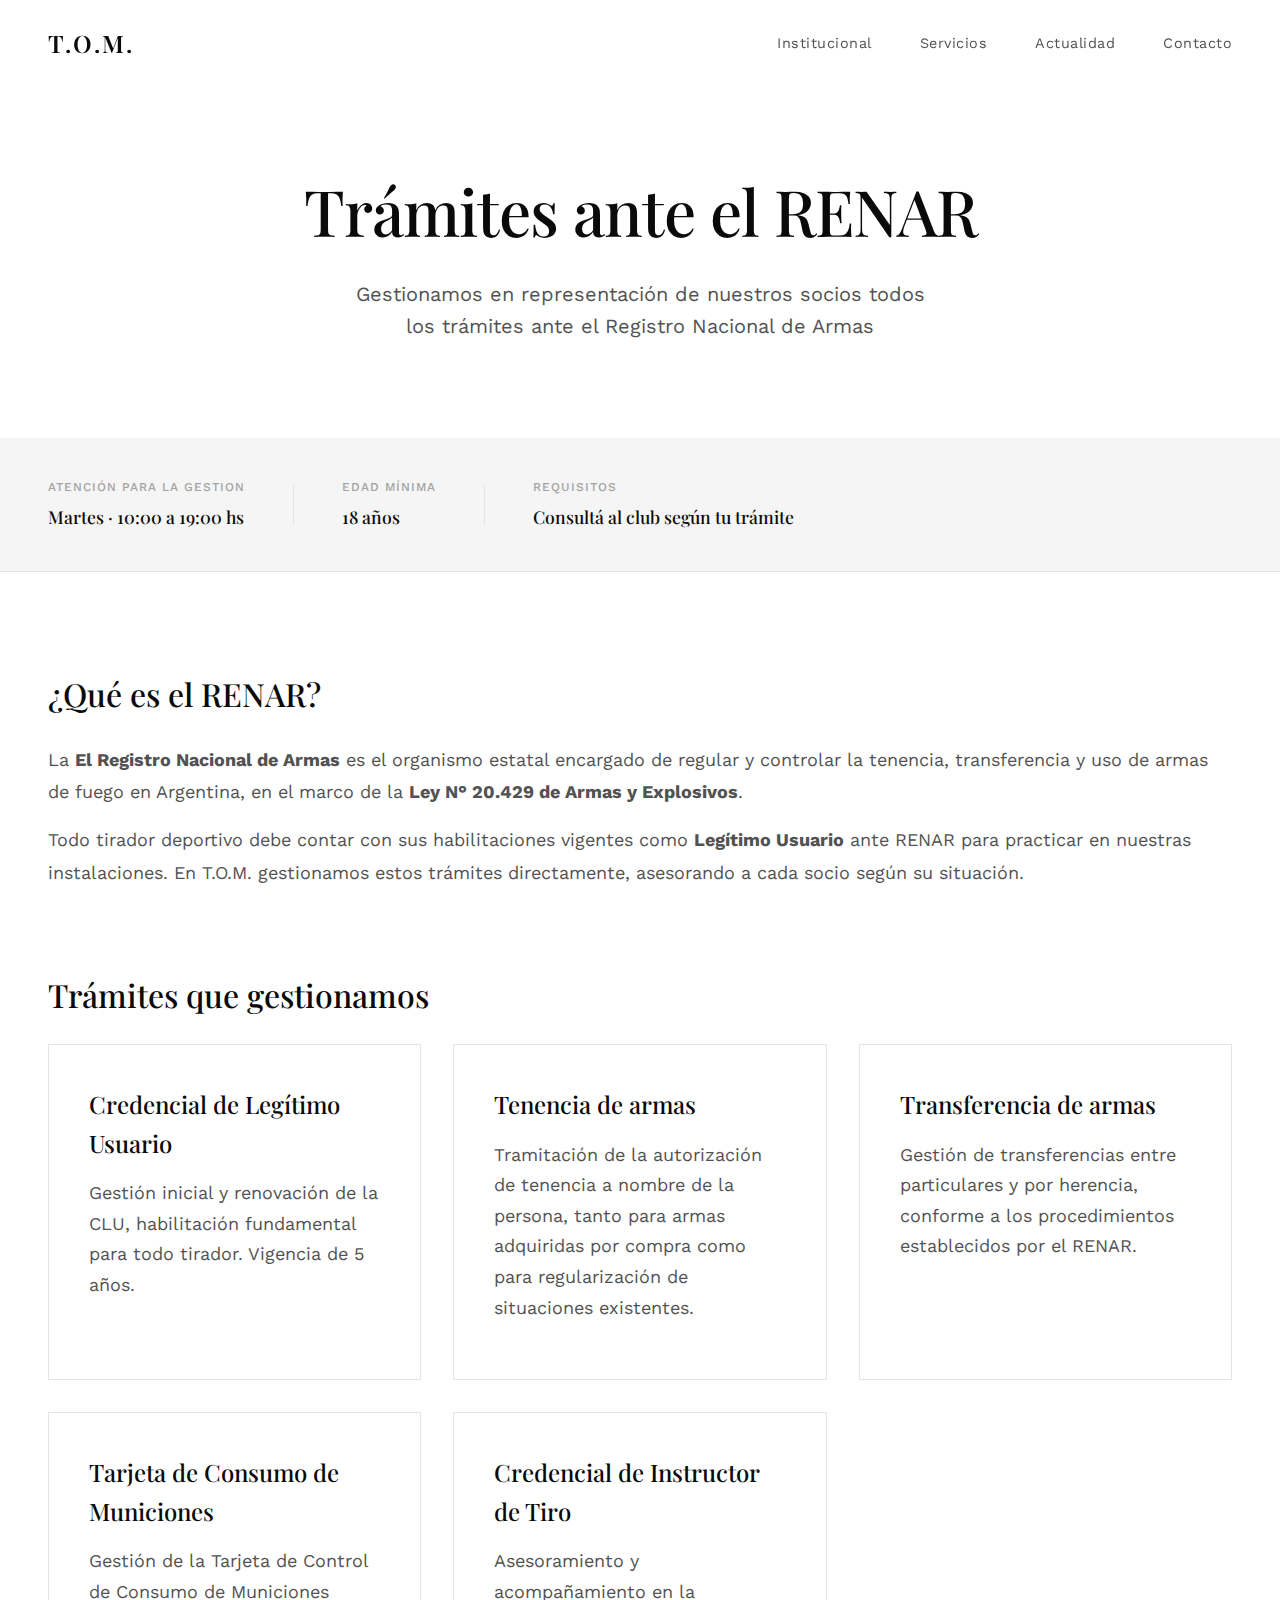
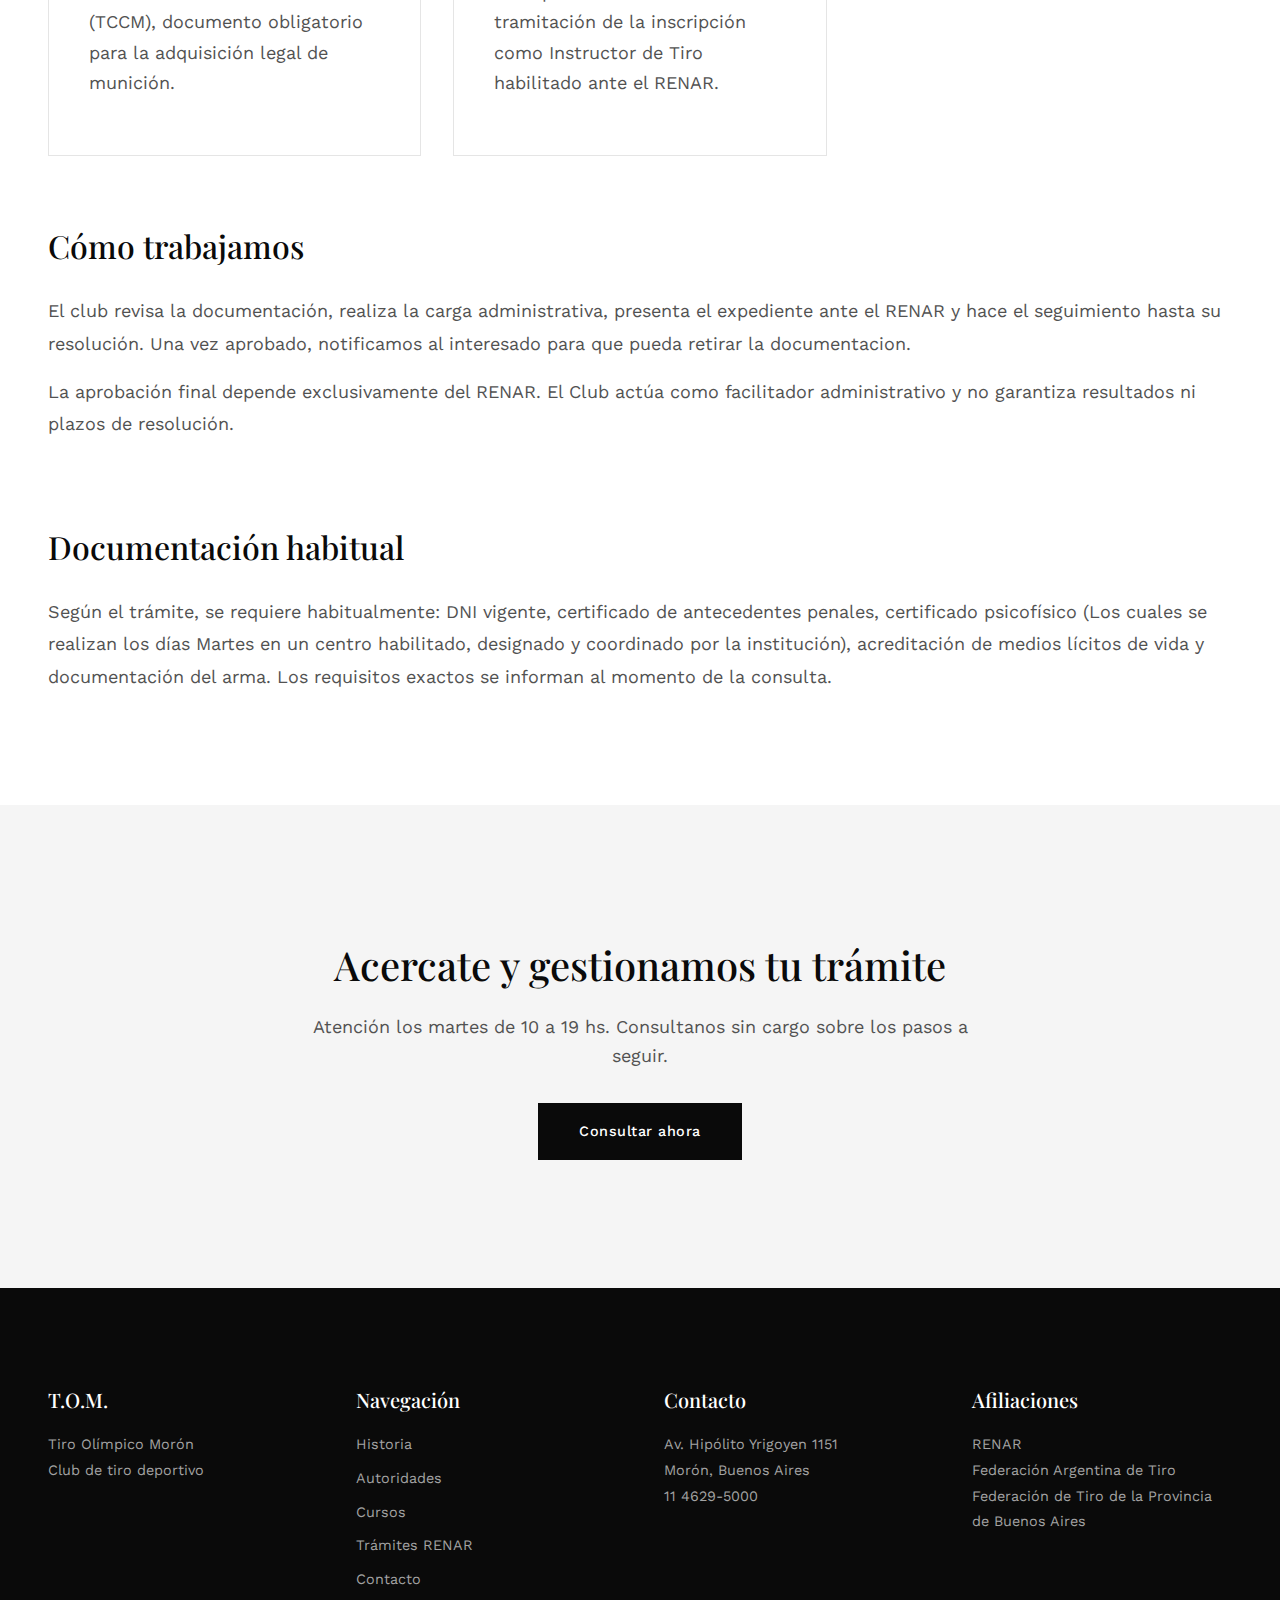
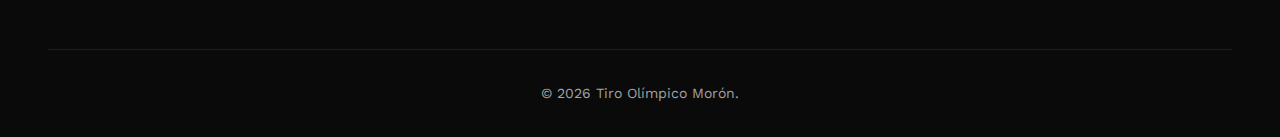
<file: tiromoron/tramites-renar.html>
<!DOCTYPE html>
<html lang="es">
<head>
    <meta charset="UTF-8">
    <meta name="viewport" content="width=device-width, initial-scale=1.0, viewport-fit=cover">
    <meta http-equiv="X-UA-Compatible" content="IE=edge">

    <!-- SEO Principal -->
    <title>Trámites RENAR en Morón | CLU, Tenencia y Transferencias</title>
    <meta name="description" content="Gestioná tus trámites ante RENAR en Morón, Buenos Aires. Credencial de Legítimo Usuario (CLU), tenencia, transferencias, TCCM, altas y bajas de armas con asesoramiento profesional en Tiro Olímpico Morón.">
    <meta name="keywords" content="trámites RENAR Morón, RENAR Buenos Aires, CLU Morón, Credencial Legítimo Usuario, tenencia armas Buenos Aires, TCCM tarjeta consumo municiones, transferencia armas Argentina, alta baja armas RENAR">
    <meta name="author" content="Tiro Olímpico Morón">
    <meta name="robots" content="index, follow, max-image-preview:large, max-snippet:-1, max-video-preview:-1">
    <link rel="canonical" href="https://www.tiromoron.com.ar/tramites-renar">

    <!-- Open Graph -->
    <meta property="og:type" content="article">
    <meta property="og:url" content="https://www.tiromoron.com.ar/tramites-renar">
    <meta property="og:title" content="Trámites RENAR en Morón | Tiro Olímpico Morón">
    <meta property="og:description" content="Asesoramiento y gestión de trámites RENAR: CLU, tenencia, transferencias, TCCM y más en Morón, Buenos Aires.">
    <meta property="og:image" content="https://www.tiromoron.com.ar/og-tramites.jpg">
    <meta property="og:locale" content="es_AR">
    <meta property="og:site_name" content="Tiro Olímpico Morón">

    <!-- Twitter Card -->
    <meta name="twitter:card" content="summary_large_image">
    <meta name="twitter:title" content="Trámites RENAR en Morón | CLU y Tenencia">
    <meta name="twitter:description" content="Gestioná tu CLU, tenencia o transferencia con asesoramiento profesional en Tiro Olímpico Morón.">
    <meta name="twitter:image" content="https://www.tiromoron.com.ar/og-tramites.jpg">

    <!-- Schema.org JSON-LD -->
    <script type="application/ld+json">
    {
      "@context": "https://schema.org",
      "@type": "GovernmentService",
      "name": "Gestión de Trámites RENAR",
      "description": "Asesoramiento y gestión de trámites ante el Registro Nacional de Armas (RENAR) a través del Tiro Olímpico Morón.",
      "provider": {
        "@type": "SportsClub",
        "name": "Tiro Olímpico Morón",
        "alternateName": "T.O.M.",
        "address": {
          "@type": "PostalAddress",
          "addressLocality": "Morón",
          "addressRegion": "Buenos Aires",
          "addressCountry": "AR"
        }
      },
      "areaServed": {
        "@type": "AdministrativeArea",
        "name": "Buenos Aires, Argentina"
      },
      "serviceType": [
        "Credencial de Legítimo Usuario (CLU)",
        "Tenencia de armas",
        "Transferencia de armas",
        "Tarjeta de Control de Consumo de Municiones (TCCM)",
        "Alta y baja de armas"
      ],
      "url": "https://www.tiromoron.com.ar/tramites-renar"
    }
    </script>

    <!-- Performance -->
    <link rel="preconnect" href="https://fonts.googleapis.com">
    <link rel="preconnect" href="https://fonts.gstatic.com" crossorigin>

    <!-- Fonts -->
    <link href="https://fonts.googleapis.com/css2?family=Playfair+Display:wght@400;500;600;700&family=Work+Sans:wght@300;400;500;600&display=swap" rel="stylesheet">

    <!-- CSS -->
    <link rel="stylesheet" href="styles.css">
</head>
<body>

    <!-- Navbar -->
    <nav id="navbar" class="navbar" role="navigation" aria-label="Menú principal">
        <div class="navbar-container">
            <a href="index.html" class="navbar-brand" aria-label="Tiro Olímpico Morón – Inicio">T.O.M.</a>
            <button class="menu-toggle" id="menuToggle" aria-label="Abrir menú" aria-expanded="false">
                <span></span>
                <span></span>
            </button>
            <ul class="nav-menu" id="navMenu">
                <li class="nav-item has-submenu">
                    <a href="#" class="nav-link">Institucional</a>
                    <ul class="submenu">
                        <li><a href="historia.html">Historia</a></li>
                        <li><a href="autoridades.html">Autoridades</a></li>
                        <li><a href="convenios.html">Convenios</a></li>
                    </ul>
                </li>
                <li class="nav-item has-submenu">
                    <a href="#" class="nav-link">Servicios</a>
                    <ul class="submenu">
                        <li><a href="cursos.html">Cursos de Iniciación</a></li>
                        <li><a href="tramites-renar.html">Gestion ante RENAR</a></li>
                    </ul>
                </li>
                <li class="nav-item has-submenu">
                    <a href="actualidad.html" class="nav-link">Actualidad</a>
                </li>
                <li class="nav-item">
                    <a href="contacto.html" class="nav-link">Contacto</a>
                </li>
            </ul>
        </div>
    </nav>

    <header class="page-header">
        <div class="container-narrow">
            <h1 class="page-title">Trámites ante el RENAR</h1>
            <p class="page-subtitle">Gestionamos en representación de nuestros socios todos los trámites ante el Registro Nacional de Armas</p>
        </div>
    </header>

    <!-- Info rápida -->
    <section class="renar-info-bar">
        <div class="container">
            <div class="info-bar-grid">
                <div class="info-bar-item">
                    <span class="info-bar-label">Atención para la gestion</span>
                    <span class="info-bar-value">Martes · 10:00 a 19:00 hs</span>
                </div>
                <div class="info-bar-divider"></div>
                <div class="info-bar-item">
                    <span class="info-bar-label">Edad mínima</span>
                    <span class="info-bar-value">18 años</span>
                </div>
                <div class="info-bar-divider"></div>
                <div class="info-bar-item">
                    <span class="info-bar-label">Requisitos</span>
                    <span class="info-bar-value">Consultá al club según tu trámite</span>
                </div>
            </div>
        </div>
    </section>

    <section class="content-section">
        <div class="container">
            <div class="content-grid">

                <div class="content-block">
                    <h2>¿Qué es el RENAR?</h2>
                    <p>La <strong>El Registro Nacional de Armas</strong> es el organismo estatal encargado de regular y controlar la tenencia, transferencia y uso de armas de fuego en Argentina, en el marco de la <strong>Ley N° 20.429 de Armas y Explosivos</strong>.</p>
                    <p>Todo tirador deportivo debe contar con sus habilitaciones vigentes como <strong>Legítimo Usuario</strong> ante RENAR para practicar en nuestras instalaciones. En T.O.M. gestionamos estos trámites directamente, asesorando a cada socio según su situación.</p>
                </div>

                <div class="content-block">
                    <h2>Trámites que gestionamos</h2>
                    <div class="cards-grid">

                        <div class="card">
                            <h3>Credencial de Legítimo Usuario</h3>
                            <p>Gestión inicial y renovación de la CLU, habilitación fundamental para todo tirador. Vigencia de 5 años.</p>
                        </div>

                        <div class="card">
                            <h3>Tenencia de armas</h3>
                            <p>Tramitación de la autorización de tenencia a nombre de la persona, tanto para armas adquiridas por compra como para regularización de situaciones existentes.</p>
                        </div>

                        <div class="card">
                            <h3>Transferencia de armas</h3>
                            <p>Gestión de transferencias entre particulares y por herencia, conforme a los procedimientos establecidos por el RENAR.</p>
                        </div>

                        <div class="card">
                            <h3>Tarjeta de Consumo de Municiones</h3>
                            <p>Gestión de la Tarjeta de Control de Consumo de Municiones (TCCM), documento obligatorio para la adquisición legal de munición.</p>
                        </div>

                        <div class="card">
                            <h3>Credencial de Instructor de Tiro</h3>
                            <p>Asesoramiento y acompañamiento en la tramitación de la inscripción como Instructor de Tiro habilitado ante el RENAR.</p>
                        </div>

                    </div>
                </div>

                <div class="content-block">
                    <h2>Cómo trabajamos</h2>
                    <p>El club revisa la documentación, realiza la carga administrativa, presenta el expediente ante el RENAR y hace el seguimiento hasta su resolución. Una vez aprobado, notificamos al interesado para que pueda retirar la documentacion.</p>
                    <p>La aprobación final depende exclusivamente del RENAR. El Club actúa como facilitador administrativo y no garantiza resultados ni plazos de resolución.</p>
                </div>

                <div class="content-block">
                    <h2>Documentación habitual</h2>
                    <p>Según el trámite, se requiere habitualmente: DNI vigente, certificado de antecedentes penales, certificado psicofísico (Los cuales se realizan los días Martes en un centro habilitado, designado y coordinado por la institución), acreditación de medios lícitos de vida y documentación del arma. Los requisitos exactos se informan al momento de la consulta.</p>
                </div>

            </div>
        </div>
    </section>

    <section class="cta-section">
        <div class="container-narrow">
            <h2>Acercate y gestionamos tu trámite</h2>
            <p>Atención los martes de 10 a 19 hs. Consultanos sin cargo sobre los pasos a seguir.</p>
            <a href="contacto.html" class="btn-primary">Consultar ahora</a>
        </div>
    </section>

<!-- Footer -->
    <footer class="footer">
        <div class="container">
            <div class="footer-grid">
                <div class="footer-col">
                    <h4>T.O.M.</h4>
                    <p>Tiro Olímpico Morón<br>Club de tiro deportivo</p>
                </div>
                <div class="footer-col">
                    <h4>Navegación</h4>
                    <ul>
                        <li><a href="historia.html">Historia</a></li>
                        <li><a href="autoridades.html">Autoridades</a></li>
                        <li><a href="cursos.html">Cursos</a></li>
                        <li><a href="tramites-renar.html">Trámites RENAR</a></li>
                        <li><a href="contacto.html">Contacto</a></li>
                    </ul>
                </div>
                <div class="footer-col">
                    <h4>Contacto</h4>
                    <p>Av. Hipólito Yrigoyen 1151<br>Morón, Buenos Aires<br>11 4629-5000</p>
                </div>
                <div class="footer-col">
                    <h4>Afiliaciones</h4>
                    <p>RENAR<br>Federación Argentina de Tiro<br>Federación de Tiro de la Provincia de Buenos Aires</p>
                </div>
            </div>
            <div class="footer-bottom">
                <p>&copy; 2026 Tiro Olímpico Morón.</p>
            </div>
        </div>
    </footer>

    <script src="scripts.js" defer></script>
</body>
</html>
</file>
<file: tiromoron/styles.css>
/* ========================================
   Variables CSS
   ======================================== */

:root {
    --color-black: #0a0a0a;
    --color-white: #ffffff;
    --color-gray-100: #f5f5f5;
    --color-gray-200: #e5e5e5;
    --color-gray-400: #a3a3a3;
    --color-gray-600: #525252;
    --color-gray-800: #1f1f1f;
    
    --font-serif: 'Playfair Display', serif;
    --font-sans: 'Work Sans', sans-serif;
    
    --spacing-xs: 0.5rem;
    --spacing-sm: 1rem;
    --spacing-md: 2rem;
    --spacing-lg: 4rem;
    --spacing-xl: 6rem;
    --spacing-2xl: 8rem;
    
    --transition: 0.3s cubic-bezier(0.4, 0, 0.2, 1);
    --transition-slow: 0.6s cubic-bezier(0.4, 0, 0.2, 1);
}

/* ========================================
   Reset & Base
   ======================================== */

* {
    margin: 0;
    padding: 0;
    box-sizing: border-box;
}

html {
    scroll-behavior: smooth;
    font-size: 16px;
}

body {
    font-family: var(--font-sans);
    font-weight: 400;
    line-height: 1.6;
    color: var(--color-black);
    background-color: var(--color-white);
    -webkit-font-smoothing: antialiased;
}

img {
    max-width: 100%;
    height: auto;
    display: block;
}

a {
    text-decoration: none;
    color: inherit;
}

ul {
    list-style: none;
}

/* ========================================
   Navbar
   ======================================== */

.navbar {
    position: fixed;
    top: 0;
    left: 0;
    width: 100%;
    z-index: 1000;
    padding: 1.5rem 0;
    background-color: transparent;
    transition: all var(--transition);
}

.navbar.scrolled {
    background-color: rgba(255, 255, 255, 0.98);
    backdrop-filter: blur(12px);
    border-bottom: 1px solid var(--color-gray-200);
    padding: 1rem 0;
}

.navbar-container {
    max-width: 1400px;
    margin: 0 auto;
    padding: 0 3rem;
    display: flex;
    justify-content: space-between;
    align-items: center;
}

.navbar-brand {
    font-family: var(--font-serif);
    font-size: 1.5rem;
    font-weight: 600;
    letter-spacing: 2px;
    color: var(--color-black);
}

.nav-menu {
    display: flex;
    gap: 3rem;
    align-items: center;
}

.nav-item {
    position: relative;
}

.nav-link {
    font-size: 0.9rem;
    font-weight: 400;
    letter-spacing: 0.5px;
    color: var(--color-gray-600);
    transition: color var(--transition);
}

.nav-link:hover {
    color: var(--color-black);
}

.submenu {
    position: absolute;
    top: calc(100% + 1rem);
    left: -1rem;
    background-color: var(--color-white);
    min-width: 200px;
    padding: 1rem 0;
    opacity: 0;
    visibility: hidden;
    transform: translateY(-10px);
    transition: all var(--transition);
    border: 1px solid var(--color-gray-200);
}

.has-submenu:hover .submenu {
    opacity: 1;
    visibility: visible;
    transform: translateY(0);
}

.submenu a {
    display: block;
    padding: 0.75rem 1.5rem;
    font-size: 0.875rem;
    color: var(--color-gray-600);
    transition: all var(--transition);
}

.submenu a:hover {
    color: var(--color-black);
    background-color: var(--color-gray-100);
}

.menu-toggle {
    display: none;
    flex-direction: column;
    gap: 5px;
    background: none;
    border: none;
    cursor: pointer;
    padding: 0.5rem;
}

.menu-toggle span {
    width: 24px;
    height: 2px;
    background-color: var(--color-black);
    transition: all var(--transition);
}

.menu-toggle.active span:nth-child(1) {
    transform: rotate(45deg) translate(5px, 5px);
}

.menu-toggle.active span:nth-child(2) {
    transform: rotate(-45deg) translate(2px, -2px);
}

/* ========================================
   Hero
   ======================================== */

.hero {
    min-height: 100vh;
    display: grid;
    grid-template-columns: 1fr 1fr;
    align-items: center;
    gap: 4rem;
    padding: 0 3rem;
    max-width: 1400px;
    margin: 0 auto;
}

.hero-content {
    padding-top: 4rem;
}

.hero-title {
    font-family: var(--font-serif);
    font-size: clamp(2.5rem, 5vw, 4.5rem);
    font-weight: 500;
    line-height: 1.1;
    margin-bottom: 1.5rem;
    letter-spacing: -1px;
}

.hero-subtitle {
    font-size: 1.125rem;
    color: var(--color-gray-600);
    margin-bottom: 2.5rem;
    font-weight: 300;
}

.hero-cta {
    display: flex;
    gap: 1rem;
}

.btn-primary,
.btn-secondary {
    display: inline-block;
    padding: 1rem 2.5rem;
    font-size: 0.9rem;
    font-weight: 500;
    letter-spacing: 0.5px;
    transition: all var(--transition);
    border: 1px solid var(--color-black);
}

.btn-primary {
    background-color: var(--color-black);
    color: var(--color-white);
}

.btn-primary:hover {
    background-color: transparent;
    color: var(--color-black);
}

.btn-secondary {
    background-color: transparent;
    color: var(--color-black);
}

.btn-secondary:hover {
    background-color: var(--color-black);
    color: var(--color-white);
}

.hero-image {
    position: relative;
    height: 70vh;
    overflow: hidden;
}

.hero-image img {
    width: 100%;
    height: 100%;
    object-fit: cover;
    filter: grayscale(20%);
}

/* ========================================
   Hero Slideshow
   ======================================== */

.hero-slideshow {
    position: relative;
    width: 100%;
    height: 100%;
}

.slide {
    position: absolute;
    inset: 0;
    opacity: 0;
    transition: opacity 0.8s cubic-bezier(0.4, 0, 0.2, 1);
    pointer-events: none;
}

.slide.active {
    opacity: 1;
    pointer-events: auto;
}

.slide img {
    width: 100%;
    height: 100%;
    object-fit: cover;
    filter: grayscale(20%);
}

.slideshow-controls {
    position: absolute;
    bottom: 1.25rem;
    left: 50%;
    transform: translateX(-50%);
    display: flex;
    align-items: center;
    gap: 0.75rem;
    z-index: 10;
}

.slide-prev,
.slide-next {
    background: none;
    border: none;
    color: rgba(255, 255, 255, 0.7);
    font-size: 1.1rem;
    cursor: pointer;
    padding: 0.25rem 0.5rem;
    line-height: 1;
    transition: color 0.3s ease;
}

.slide-prev:hover,
.slide-next:hover {
    color: #ffffff;
}

.slide-dots {
    display: flex;
    gap: 0.5rem;
    align-items: center;
}

.dot {
    width: 6px;
    height: 6px;
    border-radius: 50%;
    background: rgba(255, 255, 255, 0.4);
    border: none;
    cursor: pointer;
    padding: 0;
    transition: background 0.3s ease, transform 0.3s ease;
}

.dot.active {
    background: rgba(255, 255, 255, 0.95);
    transform: scale(1.3);
}

/* ========================================
   Intro
   ======================================== */

.intro {
    padding: var(--spacing-2xl) 0;
    background-color: var(--color-gray-100);
}

.container-narrow {
    max-width: 800px;
    margin: 0 auto;
    padding: 0 3rem;
}

.intro-text {
    font-size: 1.25rem;
    line-height: 1.8;
    color: var(--color-gray-600);
    text-align: center;
}

/* ========================================
   Services
   ======================================== */

.services-home {
    padding: var(--spacing-2xl) 0;
}

.container {
    max-width: 1400px;
    margin: 0 auto;
    padding: 0 3rem;
}

.services-grid {
    display: grid;
    grid-template-columns: repeat(3, 1fr);
    gap: 2rem;
}

.service-card {
    position: relative;
    padding: 3rem 2rem;
    border: 1px solid var(--color-gray-200);
    transition: all var(--transition);
    background-color: var(--color-white);
}

.service-card:hover {
    border-color: var(--color-black);
    transform: translateY(-4px);
}

.service-number {
    font-family: var(--font-serif);
    font-size: 3rem;
    font-weight: 300;
    color: var(--color-gray-200);
    margin-bottom: 1rem;
}

.service-card h3 {
    font-family: var(--font-serif);
    font-size: 1.5rem;
    font-weight: 500;
    margin-bottom: 1rem;
}

.service-card p {
    color: var(--color-gray-600);
    margin-bottom: 2rem;
}

.service-arrow {
    position: absolute;
    bottom: 2rem;
    right: 2rem;
    font-size: 1.5rem;
    opacity: 0;
    transition: all var(--transition);
}

.service-card:hover .service-arrow {
    opacity: 1;
    transform: translateX(4px);
}

/* ========================================
   Stats
   ======================================== */

.stats {
    padding: var(--spacing-2xl) 0;
    background-color: var(--color-black);
    color: var(--color-white);
}

.stats-grid {
    display: grid;
    grid-template-columns: repeat(4, 1fr);
    gap: 3rem;
    text-align: center;
}

.stat-number {
    font-family: var(--font-serif);
    font-size: 3.5rem;
    font-weight: 500;
    margin-bottom: 0.5rem;
}

.stat-label {
    font-size: 0.9rem;
    color: var(--color-gray-400);
    letter-spacing: 0.5px;
}

/* ========================================
   Featured
   ======================================== */

.featured {
    padding: var(--spacing-2xl) 0;
}

.featured-content {
    display: grid;
    grid-template-columns: 1fr 1fr;
    gap: 4rem;
    align-items: center;
}

.featured-image img {
    width: 100%;
    height: 500px;
    object-fit: cover;
}

.featured-text h2 {
    font-family: var(--font-serif);
    font-size: 2.5rem;
    font-weight: 500;
    margin-bottom: 1.5rem;
    line-height: 1.2;
}

.featured-text p {
    font-size: 1.125rem;
    line-height: 1.7;
    color: var(--color-gray-600);
    margin-bottom: 2rem;
}

.feature-list {
    margin-bottom: 2rem;
}

.feature-list li {
    padding: 0.75rem 0;
    border-bottom: 1px solid var(--color-gray-200);
    color: var(--color-gray-600);
}

.feature-list li:last-child {
    border-bottom: none;
}

.link-arrow {
    display: inline-block;
    font-weight: 500;
    letter-spacing: 0.5px;
    transition: all var(--transition);
}

.link-arrow:hover {
    transform: translateX(4px);
}

/* ========================================
   CTA Section
   ======================================== */

.cta-section {
    padding: var(--spacing-2xl) 0;
    background-color: var(--color-gray-100);
    text-align: center;
}

.cta-section h2 {
    font-family: var(--font-serif);
    font-size: 2.5rem;
    font-weight: 500;
    margin-bottom: 1rem;
}

.cta-section p {
    font-size: 1.125rem;
    color: var(--color-gray-600);
    margin-bottom: 2rem;
}

/* ========================================
   Footer
   ======================================== */

.footer {
    padding: var(--spacing-xl) 0 var(--spacing-md);
    background-color: var(--color-black);
    color: var(--color-white);
}

.footer-grid {
    display: grid;
    grid-template-columns: repeat(4, 1fr);
    gap: 3rem;
    margin-bottom: 3rem;
}

.footer-col h4 {
    font-family: var(--font-serif);
    font-size: 1.25rem;
    font-weight: 500;
    margin-bottom: 1rem;
}

.footer-col p,
.footer-col li {
    font-size: 0.9rem;
    line-height: 1.8;
    color: var(--color-gray-400);
}

.footer-col a {
    transition: color var(--transition);
}

.footer-col a:hover {
    color: var(--color-white);
}

.footer-col li {
    margin-bottom: 0.5rem;
}

.footer-bottom {
    padding-top: 2rem;
    border-top: 1px solid var(--color-gray-800);
    text-align: center;
}

.footer-bottom p {
    font-size: 0.875rem;
    color: var(--color-gray-400);
}

/* ========================================
   Page Header (para páginas internas)
   ======================================== */

.page-header {
    padding: 10rem 0 6rem;
    text-align: center;
}

.page-title {
    font-family: var(--font-serif);
    font-size: clamp(2.5rem, 5vw, 4rem);
    font-weight: 500;
    margin-bottom: 1rem;
    letter-spacing: -1px;
}

.page-subtitle {
    font-size: 1.25rem;
    color: var(--color-gray-600);
    max-width: 600px;
    margin: 0 auto;
}

/* ========================================
   Content Section
   ======================================== */

.content-section {
    padding: var(--spacing-xl) 0;
}

.content-grid {
    display: grid;
    gap: 4rem;
}

.content-block h2 {
    font-family: var(--font-serif);
    font-size: 2rem;
    font-weight: 500;
    margin-bottom: 1.5rem;
}

.content-block p {
    font-size: 1.125rem;
    line-height: 1.8;
    color: var(--color-gray-600);
    margin-bottom: 1rem;
}

/* ========================================
   Cards Grid
   ======================================== */

.cards-grid {
    display: grid;
    grid-template-columns: repeat(auto-fit, minmax(300px, 1fr));
    gap: 2rem;
}

.card {
    padding: 2.5rem;
    border: 1px solid var(--color-gray-200);
    transition: all var(--transition);
}

.card:hover {
    border-color: var(--color-black);
    transform: translateY(-4px);
}

.card h3 {
    font-family: var(--font-serif);
    font-size: 1.5rem;
    font-weight: 500;
    margin-bottom: 1rem;
}

.card p {
    color: var(--color-gray-600);
    line-height: 1.7;
}

/* ========================================
   Responsive
   ======================================== */

@media (max-width: 1024px) {
    .hero,
    .featured-content {
        grid-template-columns: 1fr;
    }
    
    .hero-image {
        order: -1;
        height: 50vh;
    }
    
    .services-grid {
        grid-template-columns: 1fr;
    }
    
    .stats-grid {
        grid-template-columns: repeat(2, 1fr);
        gap: 2rem;
    }
    
    .footer-grid {
        grid-template-columns: repeat(2, 1fr);
    }
}

@media (max-width: 768px) {
    .navbar-container {
        padding: 0 1.5rem;
    }
    
    .menu-toggle {
        display: flex;
    }
    
    .nav-menu {
        position: fixed;
        top: 0;
        right: -100%;
        width: 80%;
        max-width: 300px;
        height: 100vh;
        background-color: var(--color-white);
        flex-direction: column;
        align-items: flex-start;
        padding: 6rem 2rem 2rem;
        transition: right var(--transition);
        border-left: 1px solid var(--color-gray-200);
        gap: 0;
    }
    
    .nav-menu.active {
        right: 0;
    }
    
    .nav-item {
        width: 100%;
        padding: 1rem 0;
        border-bottom: 1px solid var(--color-gray-200);
    }
    
    .submenu {
        position: static;
        opacity: 1;
        visibility: visible;
        transform: none;
        border: none;
        padding-left: 1rem;
        max-height: 0;
        overflow: hidden;
        transition: max-height var(--transition);
    }
    
    .has-submenu.active .submenu {
        max-height: 300px;
    }
    
    .hero,
    .container,
    .container-narrow {
        padding: 0 1.5rem;
    }
    
    .hero-cta {
        flex-direction: column;
    }
    
    .stats-grid,
    .footer-grid {
        grid-template-columns: 1fr;
    }
}

@media (max-width: 480px) {
    :root {
        --spacing-lg: 3rem;
        --spacing-xl: 4rem;
        --spacing-2xl: 5rem;
    }
    
    .hero-title {
        font-size: 2rem;
    }
    
    .page-title {
        font-size: 2rem;
    }
}


/* ========================================
   Stats – 3 columnas
   ======================================== */

.stats-grid-3 {
    grid-template-columns: repeat(3, 1fr);
}

/* ========================================
   Utilidad accesibilidad
   ======================================== */

.sr-only {
    position: absolute;
    width: 1px;
    height: 1px;
    padding: 0;
    margin: -1px;
    overflow: hidden;
    clip: rect(0,0,0,0);
    white-space: nowrap;
    border: 0;
}

/* ========================================
   Horarios – index.html
   ======================================== */

.horarios-section {
    padding: var(--spacing-2xl) 0;
    background-color: var(--color-black);
    color: var(--color-white);
}

.horarios-content {
    display: grid;
    grid-template-columns: 1fr 1fr;
    gap: 6rem;
    align-items: center;
}

.horarios-text h2 {
    font-family: var(--font-serif);
    font-size: 2.5rem;
    font-weight: 500;
    margin-bottom: 1.25rem;
    line-height: 1.2;
}

.horarios-text p {
    font-size: 1.1rem;
    color: var(--color-gray-400);
    line-height: 1.7;
    margin-bottom: 2rem;
}

.horarios-text .link-arrow {
    color: var(--color-white);
    font-size: 0.9rem;
    font-weight: 500;
    letter-spacing: 0.5px;
}

.horarios-text .link-arrow:hover {
    color: var(--color-gray-400);
}

.horarios-dias {
    border-top: 1px solid rgba(255, 255, 255, 0.1);
}

.dia-item {
    display: flex;
    justify-content: space-between;
    align-items: baseline;
    padding: 1.5rem 0;
    border-bottom: 1px solid rgba(255, 255, 255, 0.1);
}

.dia-nombre {
    font-size: 0.9rem;
    font-weight: 400;
    color: var(--color-gray-400);
    letter-spacing: 0.5px;
}

.dia-hora {
    font-family: var(--font-serif);
    font-size: 1.25rem;
    font-weight: 500;
    color: var(--color-white);
}

.dia-cerrado .dia-hora {
    font-family: var(--font-sans);
    font-size: 0.9rem;
    font-weight: 400;
    color: var(--color-gray-600);
}

.horarios-nota {
    padding-top: 1.25rem;
    font-size: 0.85rem;
    color: var(--color-gray-600);
}

.horarios-nota strong {
    color: var(--color-gray-400);
}

/* ========================================
   Info bar – tramites-renar.html
   ======================================== */

.renar-info-bar {
    padding: 2.5rem 0;
    background-color: var(--color-gray-100);
    border-bottom: 1px solid var(--color-gray-200);
}

.info-bar-grid {
    display: flex;
    align-items: center;
    gap: 3rem;
}

.info-bar-item {
    display: flex;
    flex-direction: column;
    gap: 0.35rem;
}

.info-bar-label {
    font-size: 0.75rem;
    font-weight: 500;
    letter-spacing: 1px;
    text-transform: uppercase;
    color: var(--color-gray-400);
}

.info-bar-value {
    font-family: var(--font-serif);
    font-size: 1.1rem;
    font-weight: 500;
    color: var(--color-black);
}

.info-bar-divider {
    width: 1px;
    height: 2.5rem;
    background-color: var(--color-gray-200);
    flex-shrink: 0;
}

/* ========================================
   Responsive – nuevas secciones
   ======================================== */

html, body {
    overflow-x: hidden;
}

@media (max-width: 1024px) {
    .horarios-content {
        grid-template-columns: 1fr;
        gap: 3rem;
    }
}

@media (max-width: 768px) {

    /* Hero */
    .hero {
        min-height: auto;
        padding: 6rem 1.5rem 3rem;
        gap: 2rem;
    }

    .hero-content {
        padding-top: 0;
        order: 2;
    }

    .hero-image {
        order: 1;
        height: 40vh;
        min-height: 220px;
    }

    .hero-cta {
        flex-direction: column;
        gap: 0.75rem;
    }

    .btn-primary,
    .btn-secondary {
        width: 100%;
        text-align: center;
        padding: 0.9rem 1.5rem;
    }

    /* Services */
    .services-grid {
        grid-template-columns: 1fr;
    }

    /* Stats */
    .stats-grid,
    .stats-grid-3 {
        grid-template-columns: repeat(3, 1fr);
        gap: 1.5rem;
    }

    /* Featured */
    .featured-content {
        grid-template-columns: 1fr;
        gap: 2.5rem;
    }

    .featured-image img {
        height: 280px;
    }

    /* Footer */
    .footer-grid {
        grid-template-columns: repeat(2, 1fr);
        gap: 2rem;
    }

    /* Cards */
    .cards-grid {
        grid-template-columns: 1fr;
    }

    /* Page header */
    .page-header {
        padding: 7rem 1.5rem 3rem;
    }

    /* Horarios index */
    .horarios-text h2 {
        font-size: 1.75rem;
    }

    /* Info bar */
    .info-bar-grid {
        flex-direction: column;
        align-items: flex-start;
        gap: 1.5rem;
    }

    .info-bar-divider {
        display: none;
    }
}

@media (max-width: 480px) {
    :root {
        --spacing-lg: 3rem;
        --spacing-xl: 4rem;
        --spacing-2xl: 5rem;
    }

    .hero-title {
        font-size: 2rem;
    }

    .page-title {
        font-size: 2rem;
    }

    .stats-grid,
    .stats-grid-3 {
        grid-template-columns: 1fr;
    }

    .footer-grid {
        grid-template-columns: 1fr;
    }
}
</file>
